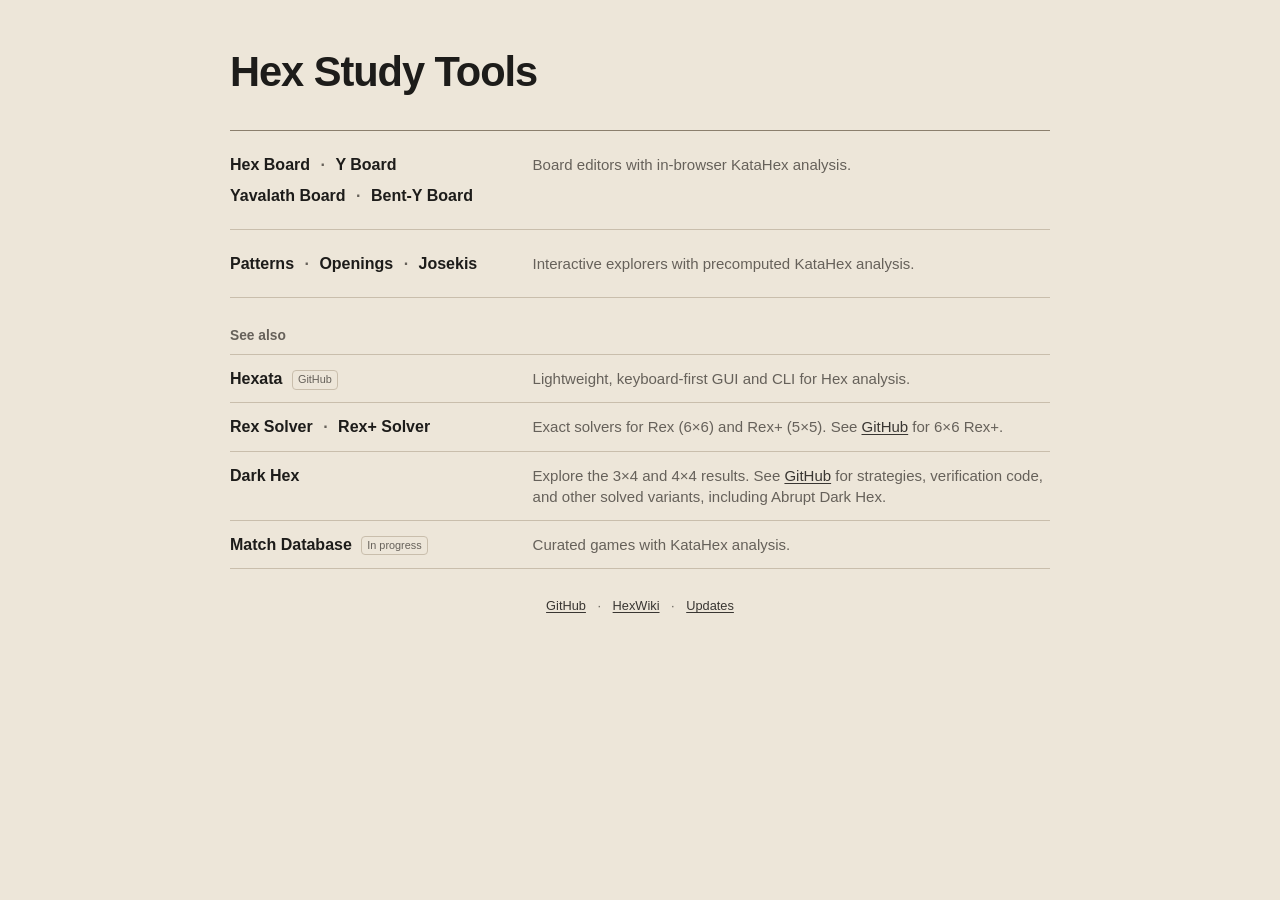
<file: docs/index.html>
<!doctype html>
<html lang="en">
  <head>
    <meta charset="utf-8">
    <meta name="viewport" content="width=device-width, initial-scale=1">
    <title>Hex Study Tools</title>
    <link rel="icon" href="./favicon.svg" type="image/svg+xml">
    <link rel="stylesheet" href="./styles.css">
  </head>
  <body>
    <main class="page home-page">
      <header class="hero home-hero">
        <h1>Hex Study Tools</h1>
      </header>

      <section class="landing-grid home-tools" aria-label="Tools">
        <article class="landing-row">
          <h2 class="editor-inline-links">
            <a href="./hex.html">Hex Board</a>
            <span class="inline-sep" aria-hidden="true">·</span>
            <a href="./y.html">Y Board</a>
            <br>
            <a href="./yavalath.html">Yavalath Board</a>
            <span class="inline-sep" aria-hidden="true">·</span>
            <a href="./benty.html">Bent-Y Board</a>
          </h2>
          <p class="support-copy">
            Board editors with in-browser KataHex analysis.
          </p>
        </article>
        <article class="landing-row">
          <h2 class="editor-inline-links">
            <a href="./patterns.html">Patterns</a>
            <span class="inline-sep" aria-hidden="true">·</span>
            <a href="./openings.html">Openings</a>
            <span class="inline-sep" aria-hidden="true">·</span>
            <a href="./joseki.html">Josekis</a>
          </h2>
          <p class="support-copy">
            Interactive explorers with precomputed KataHex analysis.
          </p>
        </article>
      </section>

      <aside class="home-related" aria-labelledby="see-also-title">
        <h2 id="see-also-title">See also</h2>
        <article class="landing-row">
          <h3><a href="https://github.com/hexanna1/hexata">Hexata <span class="link-tag">GitHub</span></a></h3>
          <p class="support-copy">
            Lightweight, keyboard-first GUI and CLI for Hex analysis.
          </p>
        </article>
        <article class="landing-row">
          <h3 class="editor-inline-links">
            <a href="./rex.html">Rex Solver</a>
            <span class="inline-sep" aria-hidden="true">·</span>
            <a href="./rexplus.html">Rex+ Solver</a>
          </h3>
          <p class="support-copy">
            Exact solvers for Rex (6×6) and Rex+ (5×5).
            See <a href="https://github.com/hexanna1/rexplus">GitHub</a> for 6×6 Rex+.
          </p>
        </article>
        <article class="landing-row">
          <h3><a href="./darkhex.html">Dark Hex</a></h3>
          <p class="support-copy">
            Explore the 3×4 and 4×4 results. See <a href="https://github.com/hexanna1/dark-hex">GitHub</a> for strategies, verification code, and other solved variants, including Abrupt Dark Hex.
          </p>
        </article>
        <article class="landing-row">
          <h3><a href="./matches.html">Match Database <span class="link-tag">In progress</span></a></h3>
          <p class="support-copy">
            Curated games with KataHex analysis.
          </p>
        </article>
      </aside>

      <footer class="page-footer">
        <a href="https://github.com/hexanna1">GitHub</a>
        <span class="footer-sep" aria-hidden="true">·</span>
        <a href="https://www.hexwiki.net/index.php/User:Hexanna">HexWiki</a>
        <span class="footer-sep" aria-hidden="true">·</span>
        <a href="./updates.html">Updates</a>
      </footer>
    </main>
    <script type="module" src="https://static.cloudflareinsights.com/beacon.min.js" data-cf-beacon='{"token": "e1156a581aca4e9bb358a3655fc3714b"}'></script>
  </body>
</html>
</file>
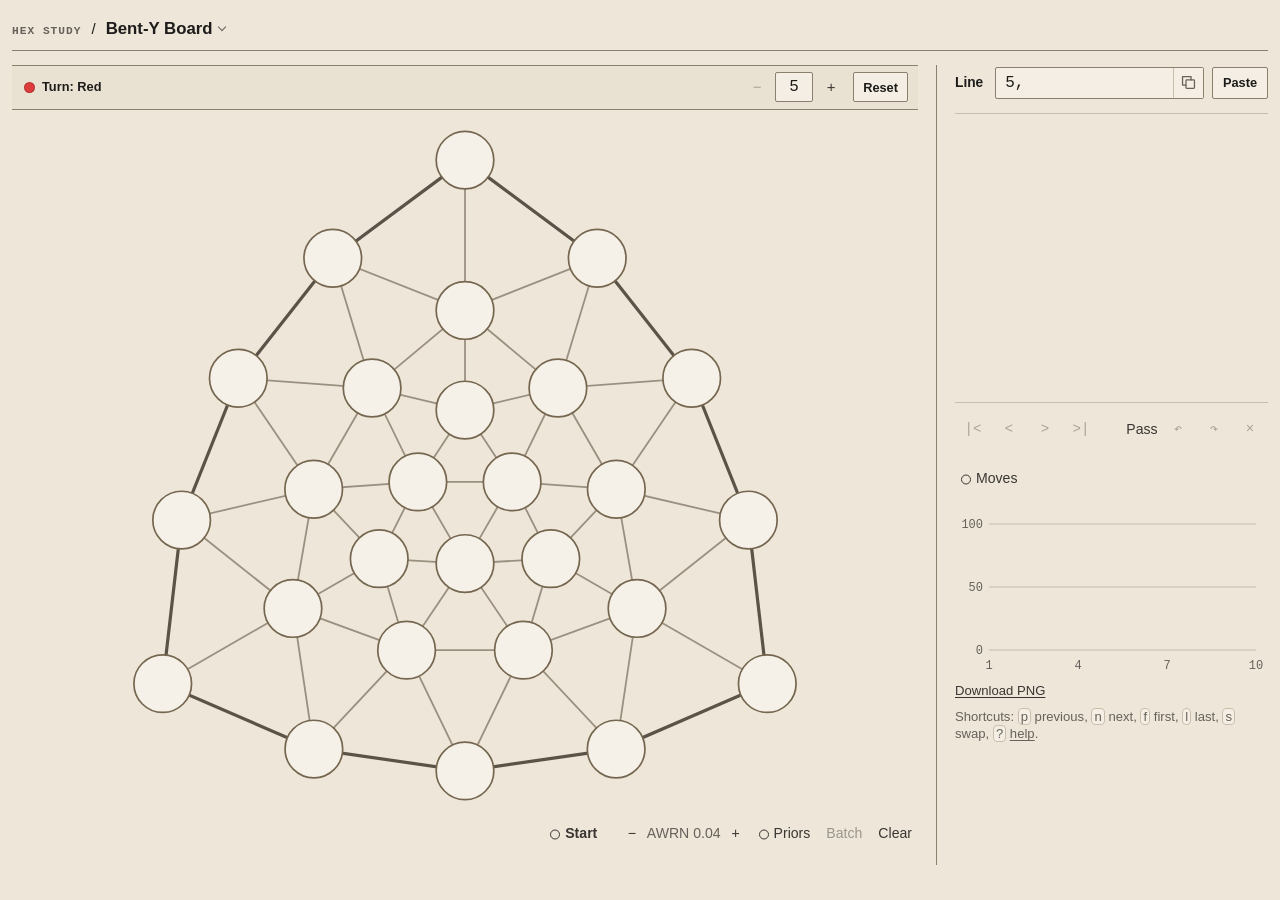
<file: docs/benty.html>
<!doctype html>
<html lang="en">
  <head>
    <meta charset="utf-8">
    <meta name="viewport" content="width=device-width, initial-scale=1">
    <title>Bent-Y Board</title>
    <link rel="icon" href="./favicon.svg" type="image/svg+xml">
    <style media="(prefers-reduced-motion: no-preference)">
      @view-transition { navigation: auto; }
    </style>
    <link rel="stylesheet" href="./styles.css">
    <link rel="expect" href="#tool-ready" blocking="render" media="(prefers-reduced-motion: no-preference)">
  </head>
  <body>
    <main class="page study-page-wide board-editor-page benty-page">
      <header class="hero">
        <a class="site-mark" href="./index.html">Hex Study</a>
        <span class="header-sep" aria-hidden="true">/</span>
        <nav class="related-nav" aria-label="Board editors">
          <h1><button class="related-menu-toggle" type="button" aria-expanded="false" aria-controls="related-menu-links">Bent-Y Board</button></h1>
          <div id="related-menu-links" class="related-menu-links" hidden>
            <a href="./hex.html">Hex Board</a>
            <a href="./y.html">Y Board</a>
            <a href="./yavalath.html">Yavalath Board</a>
          </div>
        </nav>
      </header>

      <section class="layout study-layout-wide">
        <section class="board-panel">
          <div class="board-topbar">
            <p id="bentY-status" class="turn-indicator">Turn: Red</p>
            <div class="board-topbar-controls">
              <div class="board-size-control">
                <div id="size-stepper" class="board-size-stepper" role="group" aria-label="Board width">
                  <button id="size-prev-btn" class="study-nav-btn" type="button" aria-label="Smaller board">−</button>
                  <input id="size-input" class="board-size-input" type="text" inputmode="numeric" pattern="[0-9]*" autocomplete="off" value="5" aria-label="Board width">
                  <button id="size-next-btn" class="study-nav-btn" type="button" aria-label="Larger board">+</button>
                </div>
              </div>
              <div class="board-controls">
                <button id="reset-btn" class="board-reset" type="button">Reset</button>
              </div>
            </div>
          </div>
          <div class="board-analysis-stage">
            <svg id="board" class="board study-board-wide benty-board" aria-label="Bent-Y board editor"></svg>
            <div class="board-analysis-readout">
              <div class="analysis-metrics">
                <p id="analysis-summary" aria-live="off" hidden>0 visits · – visits/s</p>
                <p id="analysis-runtime" hidden></p>
                <p id="analysis-status" role="status"></p>
              </div>
            </div>
          </div>
          <div class="analysis-toolbar">
            <div class="analysis-run-controls">
              <button id="analysis-toggle" class="text-control" type="button" aria-pressed="false" aria-keyshortcuts="Space" disabled>Start</button>
            </div>
            <div id="analysis-settings" class="analysis-settings">
              <div class="analysis-noise-controls" role="group" aria-label="AnalysisWideRootNoise">
                <button id="analysis-noise-down" class="text-control analysis-noise-step" type="button" aria-label="Decrease AWRN" disabled>−</button>
                <span id="analysis-noise" title="AnalysisWideRootNoise">AWRN 0.04</span>
                <button id="analysis-noise-up" class="text-control analysis-noise-step" type="button" aria-label="Increase AWRN" disabled>+</button>
              </div>
              <button id="analysis-priors" class="text-control" type="button" aria-pressed="false" disabled>Priors</button>
              <button id="analysis-batch" class="text-control" type="button" aria-label="Batch analysis of current sequence of moves" aria-keyshortcuts="Shift+B" disabled>Batch</button>
              <button id="analysis-clear-cache" class="text-control" type="button" aria-label="Clear analysis cache" disabled>Clear</button>
            </div>
          </div>
        </section>

        <section class="detail-panel study-detail-panel-wide">
          <div class="detail-section">
            <div class="detail-inline-row canonical-row">
              <h2>Line</h2>
              <div class="line-load-row">
                <div class="line-copy-field">
                  <input id="current-line" class="line-input" type="text" spellcheck="false" autocomplete="off" autocapitalize="none" value="5," aria-label="Line">
                  <button id="line-copy-btn" class="line-copy-btn" type="button" aria-label="Copy line" data-copy-label="Copy">
                    <svg class="copy-icon" viewBox="0 0 20 20" aria-hidden="true" focusable="false">
                      <g class="copy-mark">
                        <rect x="7" y="7" width="10" height="10" rx="1"/>
                        <path d="M13 7V3H3v10h4"/>
                      </g>
                      <path class="copy-success" d="M4 10l4 4 8-9"/>
                      <path class="copy-failure" d="M10 4v8m0 3v.5"/>
                    </svg>
                  </button>
                </div>
                <button id="line-load-btn" class="line-load-btn" type="button">Paste</button>
              </div>
              <span id="copy-status" class="visually-hidden" role="status"></span>
            </div>
            <div class="move-list-nav-stack">
              <div id="move-list" class="move-list" aria-label="Move list"></div>
              <div id="move-nav" class="study-nav" role="group" aria-label="Move navigation">
                <div class="study-nav-group">
                  <button id="move-first-btn" class="study-nav-btn" type="button" aria-label="Start">|&lt;</button>
                  <button id="move-prev-btn" class="study-nav-btn" type="button" aria-label="Previous move">&lt;</button>
                  <button id="move-next-btn" class="study-nav-btn" type="button" aria-label="Next move">&gt;</button>
                  <button id="move-last-btn" class="study-nav-btn" type="button" aria-label="End">&gt;|</button>
                </div>
                <div class="study-nav-group study-nav-secondary-group">
                  <button id="move-pass-btn" class="study-nav-btn move-pass-btn" type="button" tabindex="-1">Pass</button>
                  <button id="move-undo-btn" class="study-nav-btn" type="button" aria-label="Undo edit" title="Undo edit">↶</button>
                  <button id="move-redo-btn" class="study-nav-btn" type="button" aria-label="Redo edit" title="Redo edit">↷</button>
                  <button id="move-delete-btn" class="study-nav-btn" type="button" aria-label="Delete tail" title="Delete tail">×</button>
                </div>
              </div>
            </div>
            <div class="board-display-controls" role="group" aria-label="Board display">
              <button id="move-numbers-btn" class="text-control" type="button" aria-pressed="false" aria-label="Moves: show move numbers" aria-keyshortcuts="M">Moves</button>
            </div>
            <div id="analysis-graph-wrap" class="analysis-graph-wrap">
              <svg id="analysis-graph" class="analysis-eval-graph" tabindex="0" role="group" aria-label="Red win probability by move. Click to navigate; arrow keys move backward or forward."></svg>
              <div id="analysis-graph-card" class="board-graph-card" hidden></div>
            </div>
            <p id="export-png-link" class="meta-copy"><a href="#">Download PNG</a></p>
            <p id="shortcut-hint" class="meta-copy shortcut-hint">Shortcuts: <kbd>p</kbd> previous, <kbd>n</kbd> next, <kbd>f</kbd> first, <kbd>l</kbd> last, <kbd>s</kbd> swap, <kbd>?</kbd> <button id="shortcut-help-link" class="shortcut-help-link" type="button" popovertarget="shortcut-help-popover" popovertargetaction="toggle" aria-controls="shortcut-help-popover" aria-expanded="false">help</button>.</p>
            <div id="shortcut-help-popover" class="shortcut-help-popover" popover></div>
            <p id="line-status" class="meta-copy"></p>
          </div>
        </section>
      </section>


      <script src="./position.js"></script>
      <script src="./ui/study.js"></script>
      <script src="./move_tree.js"></script>
      <script src="./board_editor.js"></script>
      <script src="./board_graph_preview.js"></script>
      <script src="./ui/board_analysis.js"></script>
      <script src="./benty_geometry.js"></script>
      <script src="./board_geometry.js"></script>
      <script src="./benty.js"></script>
      <span id="tool-ready" hidden></span>
    </main>
    <script type="module" src="https://static.cloudflareinsights.com/beacon.min.js" data-cf-beacon='{"token": "e1156a581aca4e9bb358a3655fc3714b"}'></script>
  </body>
</html>
</file>
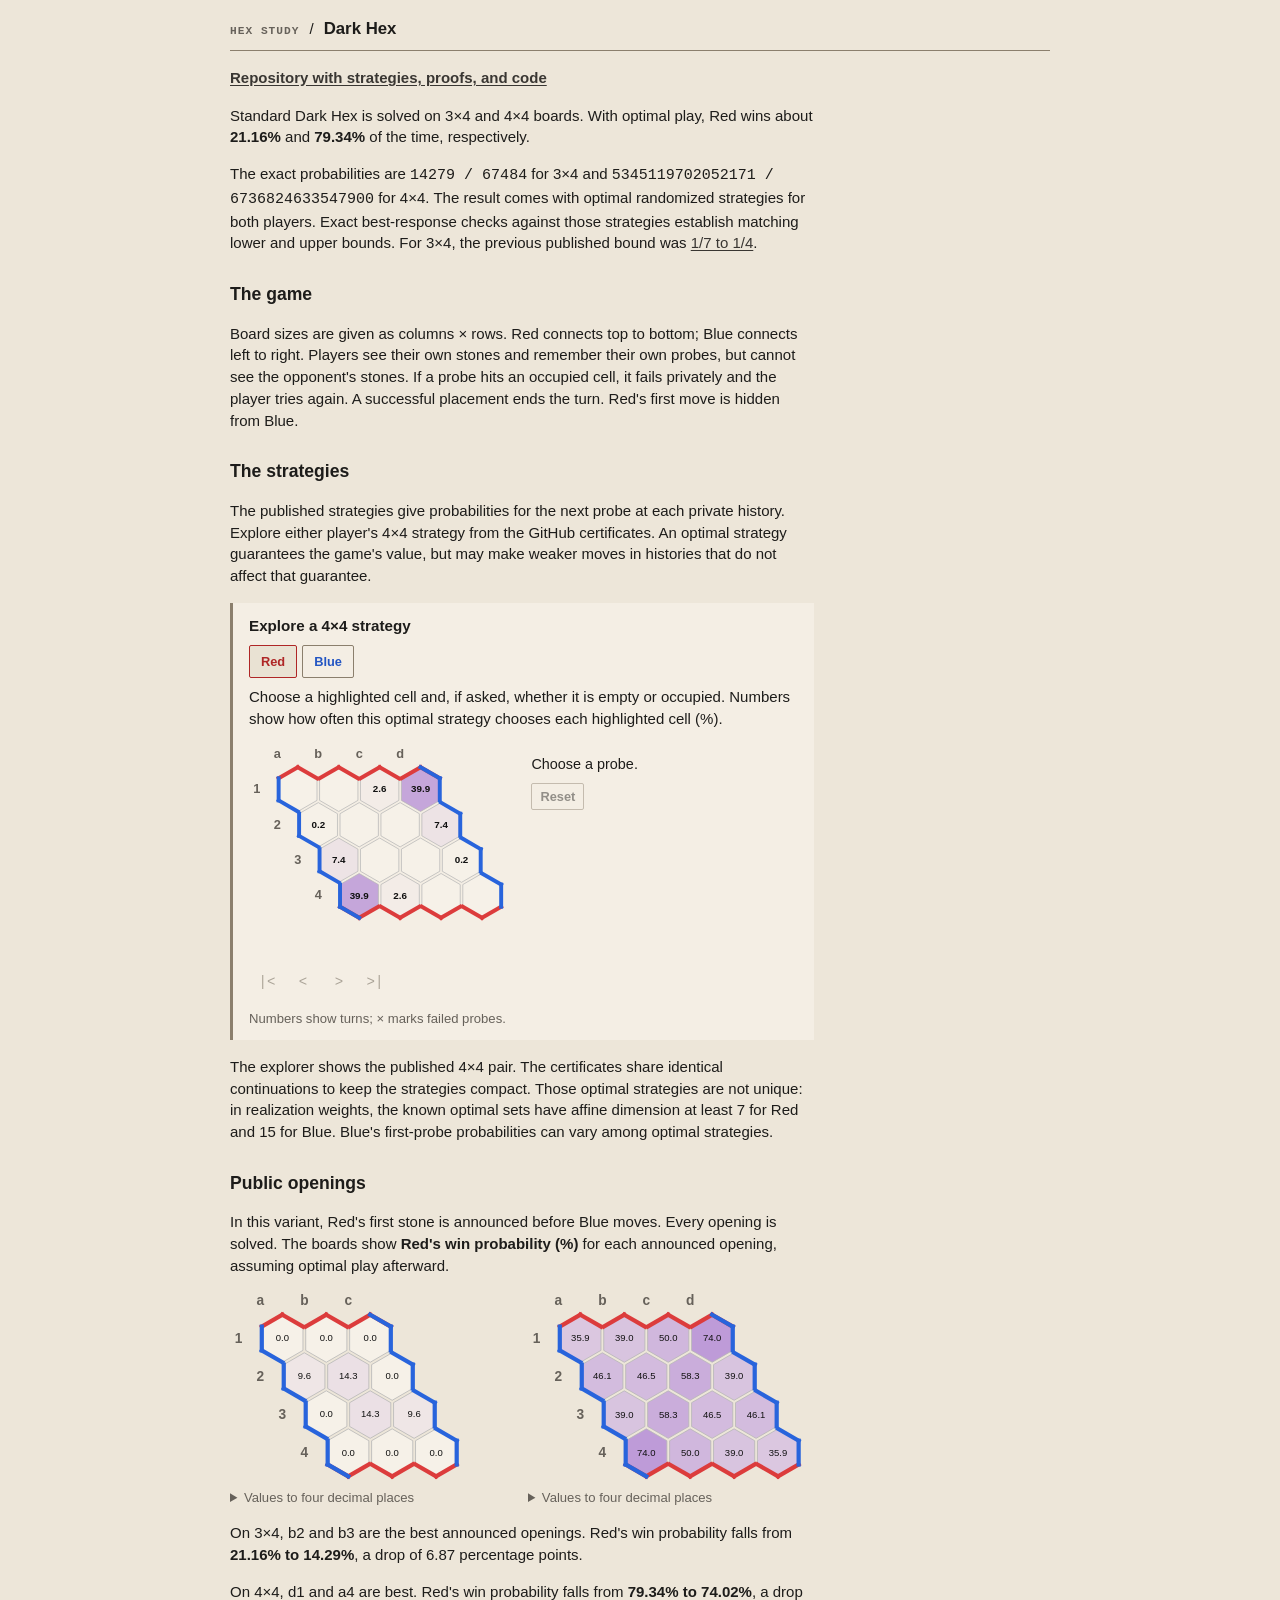
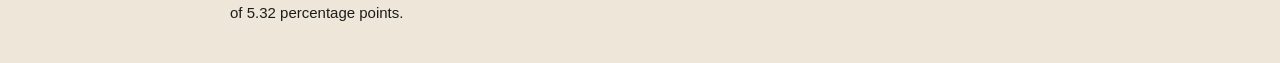
<file: docs/darkhex.html>
<!doctype html>
<html lang="en">
  <head>
    <meta charset="utf-8">
    <meta name="viewport" content="width=device-width, initial-scale=1">
    <title>Dark Hex · Hex Study Tools</title>
    <link rel="icon" href="./favicon.svg" type="image/svg+xml">
    <link rel="stylesheet" href="./styles.css">
  </head>
  <body>
    <main class="page home-page result-page">
      <header class="hero">
        <a class="site-mark" href="./index.html">Hex Study</a>
        <span class="header-sep" aria-hidden="true">/</span>
        <h1>Dark Hex</h1>
      </header>

      <p class="result-source"><a href="https://github.com/hexanna1/dark-hex">Repository with strategies, proofs, and code</a></p>
      <p>Standard Dark Hex is solved on 3×4 and 4×4 boards. With optimal play, Red wins about <strong>21.16%</strong> and <strong>79.34%</strong> of the time, respectively.</p>
      <p>The exact probabilities are <span class="result-value">14279 / 67484</span> for 3×4 and <span class="result-value">5345119702052171 / 6736824633547900</span> for 4×4. The result comes with optimal randomized strategies for both players. Exact best-response checks against those strategies establish matching lower and upper bounds. For 3×4, the previous published bound was <a href="https://www.sfu.ca/~jed/Conferences/CCC2023abstracts.pdf">1/7 to 1/4</a>.</p>

      <h2>The game</h2>
      <p>Board sizes are given as columns × rows. Red connects top to bottom; Blue connects left to right. Players see their own stones and remember their own probes, but cannot see the opponent's stones. If a probe hits an occupied cell, it fails privately and the player tries again. A successful placement ends the turn. Red's first move is hidden from Blue.</p>

      <h2>The strategies</h2>
      <p>The published strategies give probabilities for the next probe at each private history. Explore either player's 4×4 strategy from the GitHub certificates. An optimal strategy guarantees the game's value, but may make weaker moves in histories that do not affect that guarantee.</p>
      <aside class="strategy-example" aria-labelledby="policy-example-title">
        <h3 id="policy-example-title">Explore a 4×4 strategy</h3>
        <div class="policy-player" role="group" aria-label="Strategy">
          <button id="policy-red" type="button" aria-pressed="true">Red</button>
          <button id="policy-blue" type="button" aria-pressed="false">Blue</button>
        </div>
        <p>Choose a highlighted cell and, if asked, whether it is empty or occupied. Numbers show how often this optimal strategy chooses each highlighted cell (%).</p>
        <div id="policy-inspector" class="policy-inspector" hidden>
          <div>
            <svg id="policy-board" class="policy-board" aria-label="4 by 4 Dark Hex strategy board"></svg>
            <div id="policy-history" class="policy-history" role="group" aria-label="Probe history"></div>
            <div id="policy-nav" class="study-nav" role="group" aria-label="Probe navigation">
              <div class="study-nav-group">
                <button id="move-first-btn" class="study-nav-btn" type="button" aria-label="First probe">|&lt;</button>
                <button id="move-prev-btn" class="study-nav-btn" type="button" aria-label="Previous probe">&lt;</button>
                <button id="move-next-btn" class="study-nav-btn" type="button" aria-label="Next probe">&gt;</button>
                <button id="move-last-btn" class="study-nav-btn" type="button" aria-label="Last probe">&gt;|</button>
              </div>
            </div>
          </div>
          <div>
            <p id="policy-status" class="policy-status" role="status">Loading strategy…</p>
            <p id="policy-warning" class="policy-warning" role="status" hidden></p>
            <div id="policy-outcomes" class="policy-outcomes" role="group" aria-label="What did the probe find?" hidden>
              <button id="policy-placed" type="button" aria-keyshortcuts="E" disabled>Empty: place stone</button>
              <button id="policy-occupied" type="button" aria-keyshortcuts="O" disabled>Occupied: try again</button>
            </div>
            <div class="policy-navigation">
              <button id="policy-reset" type="button" aria-keyshortcuts="Shift+N" disabled>Reset</button>
            </div>
          </div>
        </div>
        <noscript><p>Enable JavaScript to explore the strategy.</p></noscript>
        <p class="policy-note">Numbers show turns; × marks failed probes.</p>
      </aside>
      <p>The explorer shows the published 4×4 pair. The certificates share identical continuations to keep the strategies compact. Those optimal strategies are not unique: in realization weights, the known optimal sets have affine dimension at least 7 for Red and 15 for Blue. Blue's first-probe probabilities can vary among optimal strategies.</p>

      <h2>Public openings</h2>
      <p>In this variant, Red's first stone is announced before Blue moves. Every opening is solved. The boards show <strong>Red's win probability (%)</strong> for each announced opening, assuming optimal play afterward.</p>
      <div class="result-boards">
        <figure class="result-board">
        <table class="result-data">
          <caption>3×4</caption>
          <thead><tr><th scope="col"></th><th scope="col">a</th><th scope="col">b</th><th scope="col">c</th></tr></thead>
          <tbody>
            <tr><th scope="row">1</th><td>0.0000</td><td>0.0000</td><td>0.0000</td></tr>
            <tr><th scope="row">2</th><td>9.5671</td><td>14.2857</td><td>0.0000</td></tr>
            <tr><th scope="row">3</th><td>0.0000</td><td>14.2857</td><td>9.5671</td></tr>
            <tr><th scope="row">4</th><td>0.0000</td><td>0.0000</td><td>0.0000</td></tr>
          </tbody>
        </table>
        </figure>
        <figure class="result-board">
        <table class="result-data">
          <caption>4×4</caption>
          <thead><tr><th scope="col"></th><th scope="col">a</th><th scope="col">b</th><th scope="col">c</th><th scope="col">d</th></tr></thead>
          <tbody>
            <tr><th scope="row">1</th><td>35.8743</td><td>39.0359</td><td>50.0000</td><td>74.0220</td></tr>
            <tr><th scope="row">2</th><td>46.0755</td><td>46.4856</td><td>58.2781</td><td>39.0248</td></tr>
            <tr><th scope="row">3</th><td>39.0248</td><td>58.2781</td><td>46.4856</td><td>46.0755</td></tr>
            <tr><th scope="row">4</th><td>74.0220</td><td>50.0000</td><td>39.0359</td><td>35.8743</td></tr>
          </tbody>
        </table>
        </figure>
      </div>
      <p>On 3×4, b2 and b3 are the best announced openings. Red's win probability falls from <strong>21.16% to 14.29%</strong>, a drop of 6.87 percentage points.</p>
      <p>On 4×4, d1 and a4 are best. Red's win probability falls from <strong>79.34% to 74.02%</strong>, a drop of 5.32 percentage points.</p>

      <script src="./position.js"></script>
      <script src="./ui/study.js"></script>
      <script src="./move_tree.js"></script>
      <script src="./ui/darkhex.js"></script>

    </main>
    <script type="module" src="https://static.cloudflareinsights.com/beacon.min.js" data-cf-beacon='{"token": "e1156a581aca4e9bb358a3655fc3714b"}'></script>
  </body>
</html>
</file>
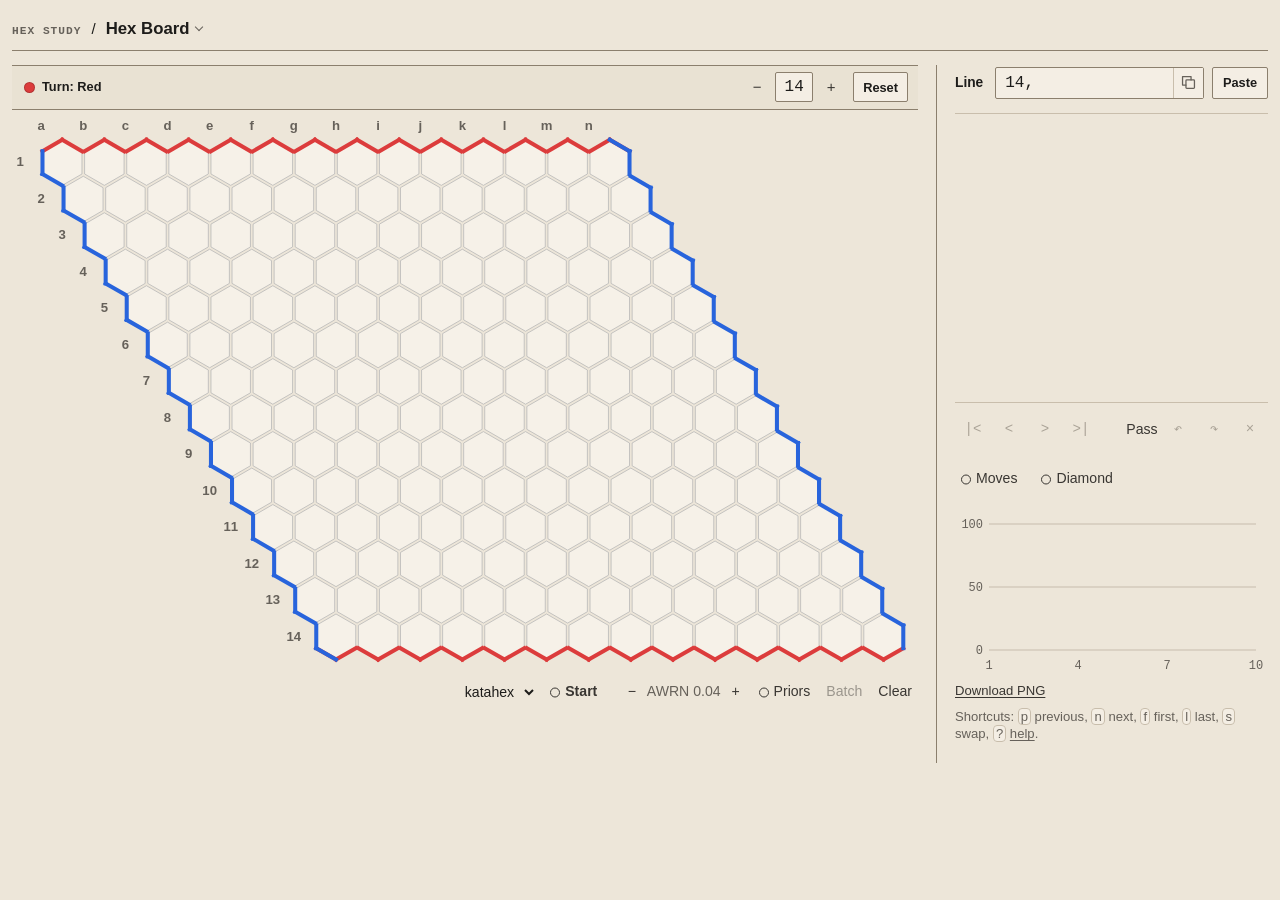
<file: docs/hex.html>
<!doctype html>
<html lang="en">
  <head>
    <meta charset="utf-8">
    <meta name="viewport" content="width=device-width, initial-scale=1">
    <title>Hex Board</title>
    <link rel="icon" href="./favicon.svg" type="image/svg+xml">
    <style media="(prefers-reduced-motion: no-preference)">
      @view-transition { navigation: auto; }
    </style>
    <link rel="stylesheet" href="./styles.css">
    <link rel="expect" href="#tool-ready" blocking="render" media="(prefers-reduced-motion: no-preference)">
  </head>
  <body>
    <main class="page study-page-wide board-editor-page hex-page">
      <header class="hero">
        <a class="site-mark" href="./index.html">Hex Study</a>
        <span class="header-sep" aria-hidden="true">/</span>
        <nav class="related-nav" aria-label="Board editors">
          <h1><button class="related-menu-toggle" type="button" aria-expanded="false" aria-controls="related-menu-links">Hex Board</button></h1>
          <div id="related-menu-links" class="related-menu-links" hidden>
            <a href="./y.html">Y Board</a>
            <a href="./yavalath.html">Yavalath Board</a>
            <a href="./benty.html">Bent-Y Board</a>
          </div>
        </nav>
      </header>

      <section class="layout study-layout-wide">
        <section class="board-panel">
          <div class="board-topbar">
            <p id="hex-status" class="turn-indicator">Turn: Red</p>
            <div class="board-topbar-controls">
              <div class="board-size-control">
                <div id="size-stepper" class="board-size-stepper" role="group" aria-label="Board size">
                  <button id="size-prev-btn" class="study-nav-btn" type="button" aria-label="Smaller board">−</button>
                  <input id="size-input" class="board-size-input" type="text" inputmode="numeric" pattern="[0-9]*" autocomplete="off" value="14" aria-label="Board size">
                  <button id="size-next-btn" class="study-nav-btn" type="button" aria-label="Larger board">+</button>
                </div>
              </div>
              <div class="board-controls">
                <button id="reset-btn" class="board-reset" type="button">Reset</button>
              </div>
            </div>
          </div>
          <div class="board-analysis-stage">
            <svg id="board" class="board study-board-wide hex-board" aria-label="Hex board editor"></svg>
            <div class="board-analysis-readout">
              <div class="analysis-metrics">
                <p id="analysis-summary" aria-live="off" hidden>0 visits · – visits/s</p>
                <p id="analysis-runtime" hidden></p>
                <p id="analysis-status" role="status"></p>
              </div>
            </div>
          </div>
          <div class="analysis-toolbar">
            <div class="analysis-run-controls">
              <select id="analysis-model" class="analysis-model-choice" aria-label="Model" data-board-shortcuts>
                <option value="katahex-20240812">katahex</option>
                <option value="hex-b5-19">b5-19</option>
              </select>
              <button id="analysis-toggle" class="text-control" type="button" aria-pressed="false" aria-keyshortcuts="Space" disabled>Start</button>
            </div>
            <div id="analysis-settings" class="analysis-settings">
              <div class="analysis-noise-controls" role="group" aria-label="AnalysisWideRootNoise">
                <button id="analysis-noise-down" class="text-control analysis-noise-step" type="button" aria-label="Decrease AWRN" disabled>−</button>
                <span id="analysis-noise" title="AnalysisWideRootNoise">AWRN 0.04</span>
                <button id="analysis-noise-up" class="text-control analysis-noise-step" type="button" aria-label="Increase AWRN" disabled>+</button>
              </div>
              <button id="analysis-priors" class="text-control" type="button" aria-pressed="false" disabled>Priors</button>
              <button id="analysis-batch" class="text-control" type="button" aria-label="Batch analysis of current sequence of moves" aria-keyshortcuts="Shift+B" disabled>Batch</button>
              <button id="analysis-clear-cache" class="text-control" type="button" aria-label="Clear analysis cache" disabled>Clear</button>
            </div>
          </div>
        </section>

        <section class="detail-panel study-detail-panel-wide">
          <div class="detail-section">
            <div class="detail-inline-row canonical-row">
              <h2>Line</h2>
              <div class="line-load-row">
                <div class="line-copy-field">
                  <input id="current-line" class="line-input" type="text" spellcheck="false" autocomplete="off" autocapitalize="none" value="14," aria-label="Line">
                  <button id="line-copy-btn" class="line-copy-btn" type="button" aria-label="Copy line" data-copy-label="Copy">
                    <svg class="copy-icon" viewBox="0 0 20 20" aria-hidden="true" focusable="false">
                      <g class="copy-mark">
                        <rect x="7" y="7" width="10" height="10" rx="1"/>
                        <path d="M13 7V3H3v10h4"/>
                      </g>
                      <path class="copy-success" d="M4 10l4 4 8-9"/>
                      <path class="copy-failure" d="M10 4v8m0 3v.5"/>
                    </svg>
                  </button>
                </div>
                <button id="line-load-btn" class="line-load-btn" type="button">Paste</button>
              </div>
              <span id="copy-status" class="visually-hidden" role="status"></span>
            </div>
            <div class="move-list-nav-stack">
              <div id="move-list" class="move-list" aria-label="Move list"></div>
              <div id="move-nav" class="study-nav" role="group" aria-label="Move navigation">
                <div class="study-nav-group">
                  <button id="move-first-btn" class="study-nav-btn" type="button" aria-label="Start">|&lt;</button>
                  <button id="move-prev-btn" class="study-nav-btn" type="button" aria-label="Previous move">&lt;</button>
                  <button id="move-next-btn" class="study-nav-btn" type="button" aria-label="Next move">&gt;</button>
                  <button id="move-last-btn" class="study-nav-btn" type="button" aria-label="End">&gt;|</button>
                </div>
                <div class="study-nav-group study-nav-secondary-group">
                  <button id="move-pass-btn" class="study-nav-btn move-pass-btn" type="button" tabindex="-1">Pass</button>
                  <button id="move-undo-btn" class="study-nav-btn" type="button" aria-label="Undo edit" title="Undo edit">↶</button>
                  <button id="move-redo-btn" class="study-nav-btn" type="button" aria-label="Redo edit" title="Redo edit">↷</button>
                  <button id="move-delete-btn" class="study-nav-btn" type="button" aria-label="Delete tail" title="Delete tail">×</button>
                </div>
              </div>
            </div>
            <div class="board-display-controls" role="group" aria-label="Board display">
              <button id="move-numbers-btn" class="text-control" type="button" aria-pressed="false" aria-label="Moves: show move numbers" aria-keyshortcuts="M">Moves</button>
              <button id="orientation-diamond-btn" class="text-control" type="button" aria-pressed="false" aria-label="Diamond orientation" aria-keyshortcuts="Shift+O">Diamond</button>
            </div>
            <div id="analysis-graph-wrap" class="analysis-graph-wrap">
              <svg id="analysis-graph" class="analysis-eval-graph" tabindex="0" role="group" aria-label="Red win probability by move. Click to navigate; arrow keys move backward or forward."></svg>
              <div id="analysis-graph-card" class="board-graph-card" hidden></div>
            </div>
            <p id="export-png-link" class="meta-copy"><a href="#">Download PNG</a></p>
            <p id="shortcut-hint" class="meta-copy shortcut-hint">Shortcuts: <kbd>p</kbd> previous, <kbd>n</kbd> next, <kbd>f</kbd> first, <kbd>l</kbd> last, <kbd>s</kbd> swap, <kbd>?</kbd> <button id="shortcut-help-link" class="shortcut-help-link" type="button" popovertarget="shortcut-help-popover" popovertargetaction="toggle" aria-controls="shortcut-help-popover" aria-expanded="false">help</button>.</p>
            <div id="shortcut-help-popover" class="shortcut-help-popover" popover></div>
            <p id="line-status" class="meta-copy"></p>
          </div>
        </section>
      </section>


      <script src="./position.js"></script>
      <script src="./ui/study.js"></script>
      <script src="./move_tree.js"></script>
      <script src="./board_editor.js"></script>
      <script src="./board_render.js"></script>
      <script src="./board_graph_preview.js"></script>
      <script src="./ui/board_analysis.js"></script>
      <script src="./hex.js"></script>
      <span id="tool-ready" hidden></span>
    </main>
    <script type="module" src="https://static.cloudflareinsights.com/beacon.min.js" data-cf-beacon='{"token": "e1156a581aca4e9bb358a3655fc3714b"}'></script>
  </body>
</html>
</file>
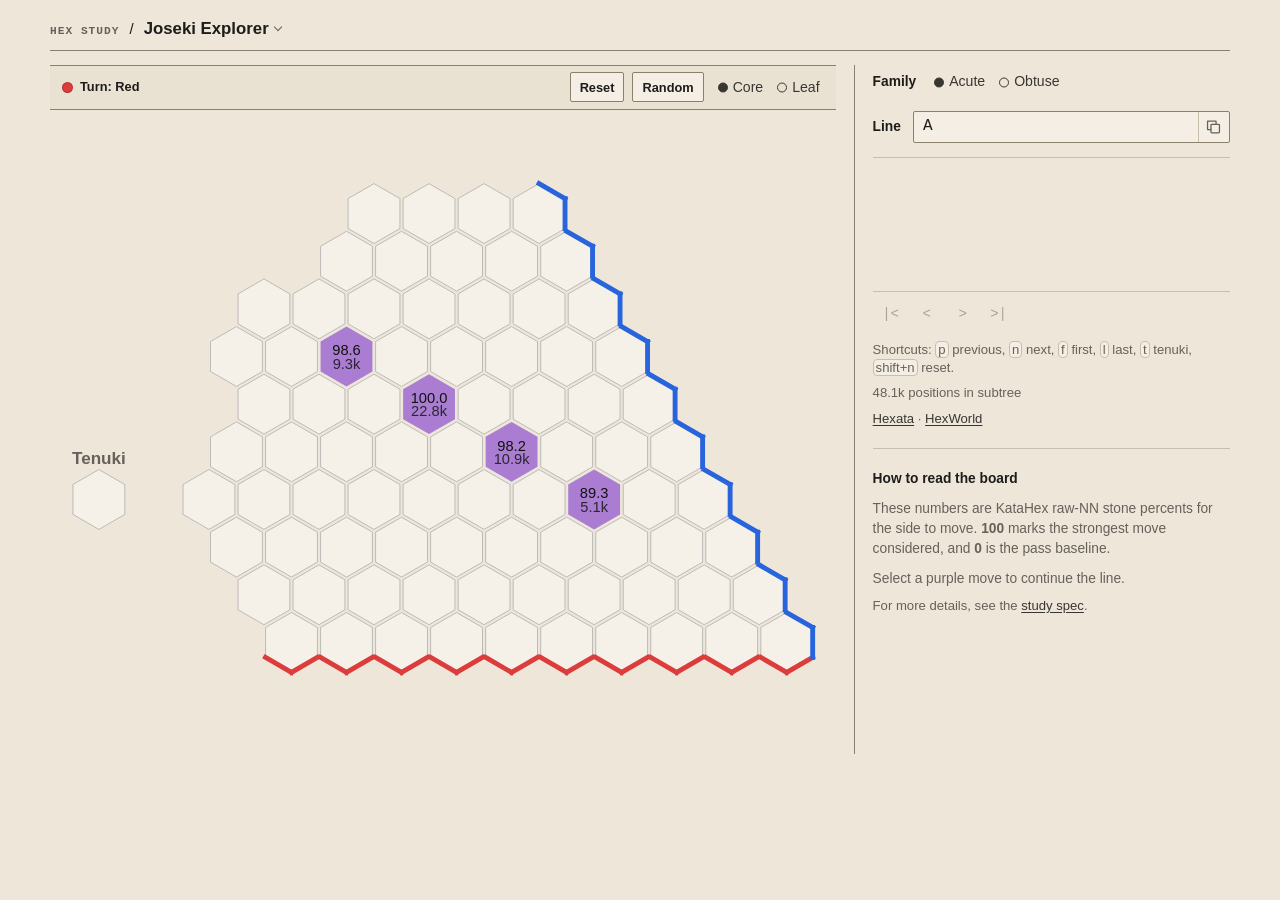
<file: docs/joseki.html>
<!doctype html>
<html lang="en" data-joseki-families="A:Acute,O:Obtuse">
  <head>
    <meta charset="utf-8">
    <meta name="viewport" content="width=device-width, initial-scale=1">
    <title>Hex Joseki Explorer</title>
    <link rel="icon" href="./favicon.svg" type="image/svg+xml">
    <script>
      {
        const families = document.documentElement.dataset.josekiFamilies.split(",").map((entry) => entry.split(":")[0])
        const requestedFamily = window.location.hash.slice(1, 2).toUpperCase()
        document.documentElement.dataset.josekiFamily = families.includes(requestedFamily) ? requestedFamily : families[0]
      }
    </script>
    <style media="(prefers-reduced-motion: no-preference)">
      @view-transition { navigation: auto; }
    </style>
    <link rel="stylesheet" href="./styles.css">
    <link rel="expect" href="#tool-ready" blocking="render" media="(prefers-reduced-motion: no-preference)">
  </head>
  <body>
    <main class="page">
      <header class="hero">
        <a class="site-mark" href="./index.html">Hex Study</a>
        <span class="header-sep" aria-hidden="true">/</span>
        <nav class="related-nav" aria-label="Explorers">
          <h1><button class="related-menu-toggle" type="button" aria-expanded="false" aria-controls="related-menu-links">Joseki Explorer</button></h1>
          <div id="related-menu-links" class="related-menu-links" hidden>
            <a href="./patterns.html">Local Pattern Explorer</a>
            <a href="./openings.html">Opening Explorer</a>
          </div>
        </nav>
      </header>

      <section class="layout">
        <section class="board-panel">
          <div class="board-topbar">
            <p id="joseki-status" class="turn-indicator">Turn: Red</p>
            <div class="board-controls joseki-nav">
              <button id="reset-btn" class="board-reset" type="button">Reset</button>
              <button id="random-btn" class="board-random" type="button">Random</button>
              <div class="text-controls" role="group" aria-label="Random joseki pool">
                <button id="random-core-btn" class="text-control is-active" type="button" aria-pressed="true">Core</button>
                <button id="random-leaf-btn" class="text-control" type="button" aria-pressed="false">Leaf</button>
              </div>
            </div>
          </div>
          <svg id="board" class="board joseki-board" aria-label="Joseki board"></svg>
        </section>

        <section class="detail-panel">
          <div class="detail-section">
            <div class="detail-inline-row">
              <h2>Family</h2>
              <div class="text-controls" role="group" aria-label="Joseki family">
                <script>
                  {
                    const families = document.documentElement.dataset.josekiFamilies.split(",")
                    const selectedFamily = document.documentElement.dataset.josekiFamily
                    for (const definition of families) {
                      const [family, label] = definition.split(":")
                      const button = document.createElement("button")
                      const selected = family === selectedFamily
                      button.type = "button"
                      button.className = "text-control"
                      button.dataset.family = family
                      button.textContent = label
                      button.classList.toggle("is-active", selected)
                      button.setAttribute("aria-pressed", selected ? "true" : "false")
                      document.currentScript.parentElement.insertBefore(button, document.currentScript)
                    }
                    delete document.documentElement.dataset.josekiFamily
                  }
                </script>
              </div>
            </div>
            <div class="detail-inline-row canonical-row">
              <h2>Line</h2>
              <button id="current-line" class="copyable-code" type="button" aria-label="Copy joseki line" data-copy-label="Copy">
                <span class="copy-value">—</span>
                <svg class="copy-icon" viewBox="0 0 20 20" aria-hidden="true" focusable="false">
                  <g class="copy-mark">
                    <rect x="7" y="7" width="10" height="10" rx="1"/>
                    <path d="M13 7V3H3v10h4"/>
                  </g>
                  <path class="copy-success" d="M4 10l4 4 8-9"/>
                  <path class="copy-failure" d="M10 4v8m0 3v.5"/>
                </svg>
              </button>
              <span id="copy-status" class="visually-hidden" role="status"></span>
            </div>
            <div class="move-list-nav-stack">
              <div id="move-list" class="move-list" aria-label="Move list"></div>
              <div id="move-nav" class="study-nav" role="group" aria-label="Move navigation">
                <div class="study-nav-group">
                  <button id="move-first-btn" class="study-nav-btn" type="button" aria-label="Start" title="Start">|&lt;</button>
                  <button id="move-prev-btn" class="study-nav-btn" type="button" aria-label="Previous move" title="Previous move">&lt;</button>
                  <button id="move-next-btn" class="study-nav-btn" type="button" aria-label="Next move" title="Next move">&gt;</button>
                  <button id="move-last-btn" class="study-nav-btn" type="button" aria-label="End" title="End">&gt;|</button>
                </div>
              </div>
            </div>
            <p class="meta-copy shortcut-hint">Shortcuts: <kbd>p</kbd> previous, <kbd>n</kbd> next, <kbd>f</kbd> first, <kbd>l</kbd> last, <kbd>t</kbd> tenuki, <kbd>shift+n</kbd> reset.</p>
            <p id="line-meta" class="meta-copy"></p>
            <p id="board-links" class="meta-copy"></p>
          </div>

          <div class="detail-section info-section">
            <h2>How to read the board</h2>
            <p class="support-copy">
              These numbers are KataHex raw-NN stone percents for the side to move. <strong>100</strong> marks the
              strongest move considered, and <strong>0</strong> is the pass baseline.
            </p>
            <p class="support-copy">
              Select a purple move to continue the line.
            </p>
            <p class="meta-copy">
              For more details, see the
              <a href="https://github.com/hexanna1/hex-study/blob/main/plan/opening_joseki_database_spec.md">study spec</a>.
            </p>
          </div>

        </section>
      </section>


      <script src="./ui/study.js"></script>
      <script src="./joseki_codec.js"></script>
      <script src="./joseki.js"></script>
      <span id="tool-ready" hidden></span>
    </main>
    <script type="module" src="https://static.cloudflareinsights.com/beacon.min.js" data-cf-beacon='{"token": "e1156a581aca4e9bb358a3655fc3714b"}'></script>
  </body>
</html>
</file>
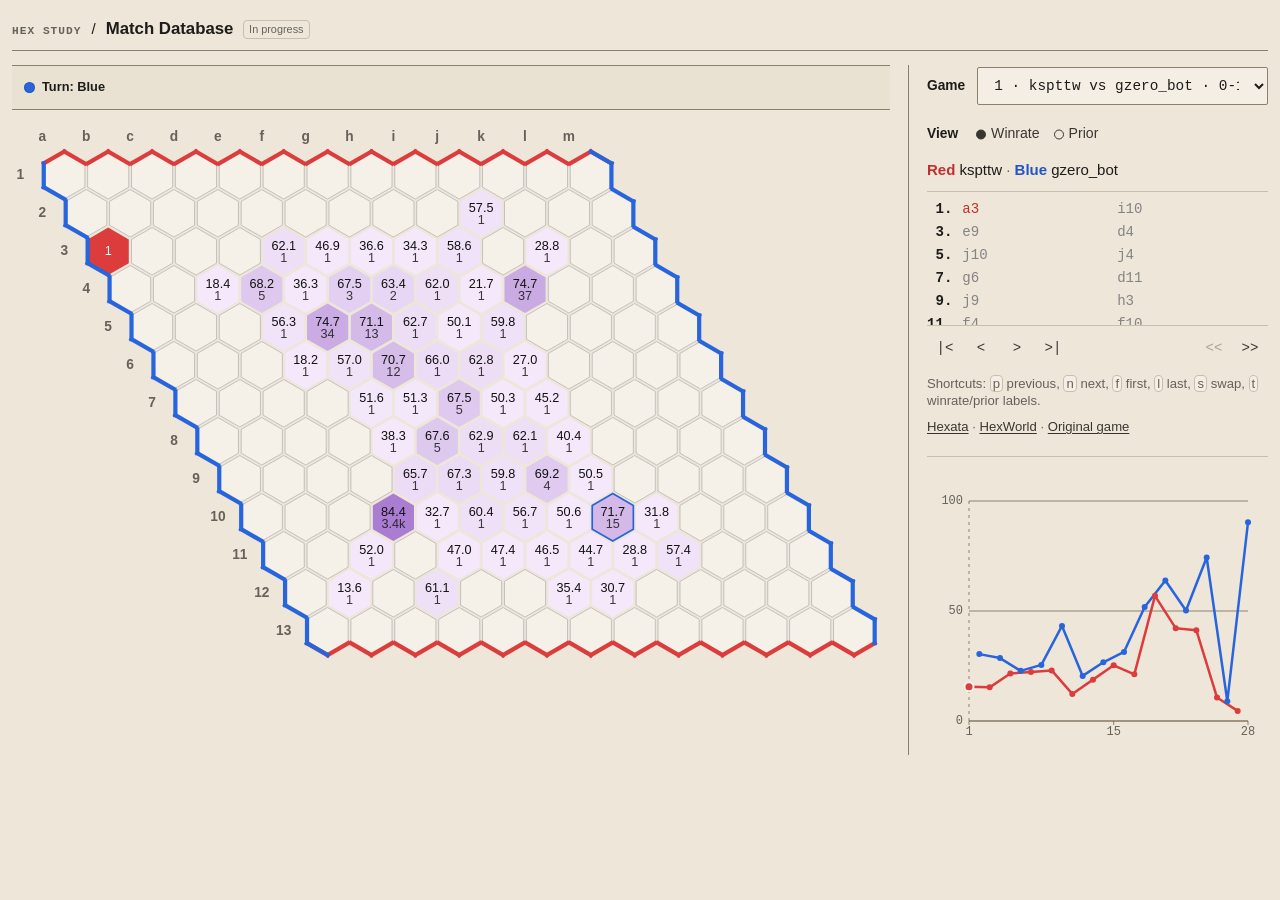
<file: docs/matches.html>
<!doctype html>
<html lang="en">
  <head>
    <meta charset="utf-8">
    <meta name="viewport" content="width=device-width, initial-scale=1">
    <title>Hex Match Database</title>
    <link rel="icon" href="./favicon.svg" type="image/svg+xml">
    <link rel="stylesheet" href="./styles.css">
  </head>
  <body>
    <main class="page study-page-wide match-page">
      <header class="hero">
        <a class="site-mark" href="./index.html">Hex Study</a>
        <span class="header-sep" aria-hidden="true">/</span>
        <h1>Match Database <span class="link-tag">In progress</span></h1>
      </header>

      <section class="layout study-layout-wide match-layout">
        <section class="board-panel">
          <div class="board-topbar">
            <p id="match-status" class="turn-indicator">Turn: Red</p>
          </div>
          <svg id="board" class="board study-board-wide" aria-label="Match board"></svg>
        </section>

        <section class="detail-panel study-detail-panel-wide match-detail-panel">
          <div class="detail-section">
            <div class="detail-inline-row">
              <h2>Game</h2>
              <div class="match-game-controls">
                <select id="game-select" class="match-select" aria-label="Game"></select>
              </div>
            </div>
            <div class="detail-inline-row">
              <h2>View</h2>
              <div class="text-controls" role="group" aria-label="Candidate view">
                <button id="view-winrate-btn" class="text-control is-active" type="button" aria-pressed="true">Winrate</button>
                <button id="view-prior-btn" class="text-control" type="button" aria-pressed="false">Prior</button>
              </div>
            </div>
            <p id="player-names" class="match-player-row support-copy" aria-label="Players"></p>
            <div class="move-list-nav-stack">
              <div id="move-list" class="move-list" aria-label="Move list"></div>
              <div id="match-nav" class="study-nav" aria-label="Navigation">
                <div class="study-nav-group" aria-label="Move navigation">
                  <button id="move-first-btn" class="study-nav-btn" type="button" aria-label="Start">|&lt;</button>
                  <button id="move-prev-btn" class="study-nav-btn" type="button" aria-label="Previous move">&lt;</button>
                  <button id="move-next-btn" class="study-nav-btn" type="button" aria-label="Next move">&gt;</button>
                  <button id="move-last-btn" class="study-nav-btn" type="button" aria-label="End">&gt;|</button>
                </div>
                <div class="study-nav-group study-nav-secondary-group" aria-label="Game navigation">
                  <button id="game-prev-btn" class="study-nav-btn" type="button" aria-label="Previous game">&lt;&lt;</button>
                  <button id="game-next-btn" class="study-nav-btn" type="button" aria-label="Next game">&gt;&gt;</button>
                </div>
              </div>
            </div>
            <p id="shortcut-hint" class="meta-copy shortcut-hint">Shortcuts: <kbd>p</kbd> previous, <kbd>n</kbd> next, <kbd>f</kbd> first, <kbd>l</kbd> last, <kbd>s</kbd> swap, <kbd>t</kbd> winrate/prior labels.</p>
            <p id="external-links" class="meta-copy"></p>
          </div>

          <div class="detail-section info-section match-graph-section">
            <div id="eval-graph-wrap" class="eval-graph-wrap">
              <svg id="eval-graph" class="eval-graph" aria-label="Match eval graph"></svg>
              <div id="eval-graph-tooltip" class="board-graph-card" hidden></div>
            </div>
          </div>
        </section>
      </section>


      <script src="./position.js"></script>
      <script src="./ui/study.js"></script>
      <script src="./move_tree.js"></script>
      <script src="./board_graph_preview.js"></script>
      <script src="./matches.js"></script>
    </main>
    <script type="module" src="https://static.cloudflareinsights.com/beacon.min.js" data-cf-beacon='{"token": "e1156a581aca4e9bb358a3655fc3714b"}'></script>
  </body>
</html>
</file>
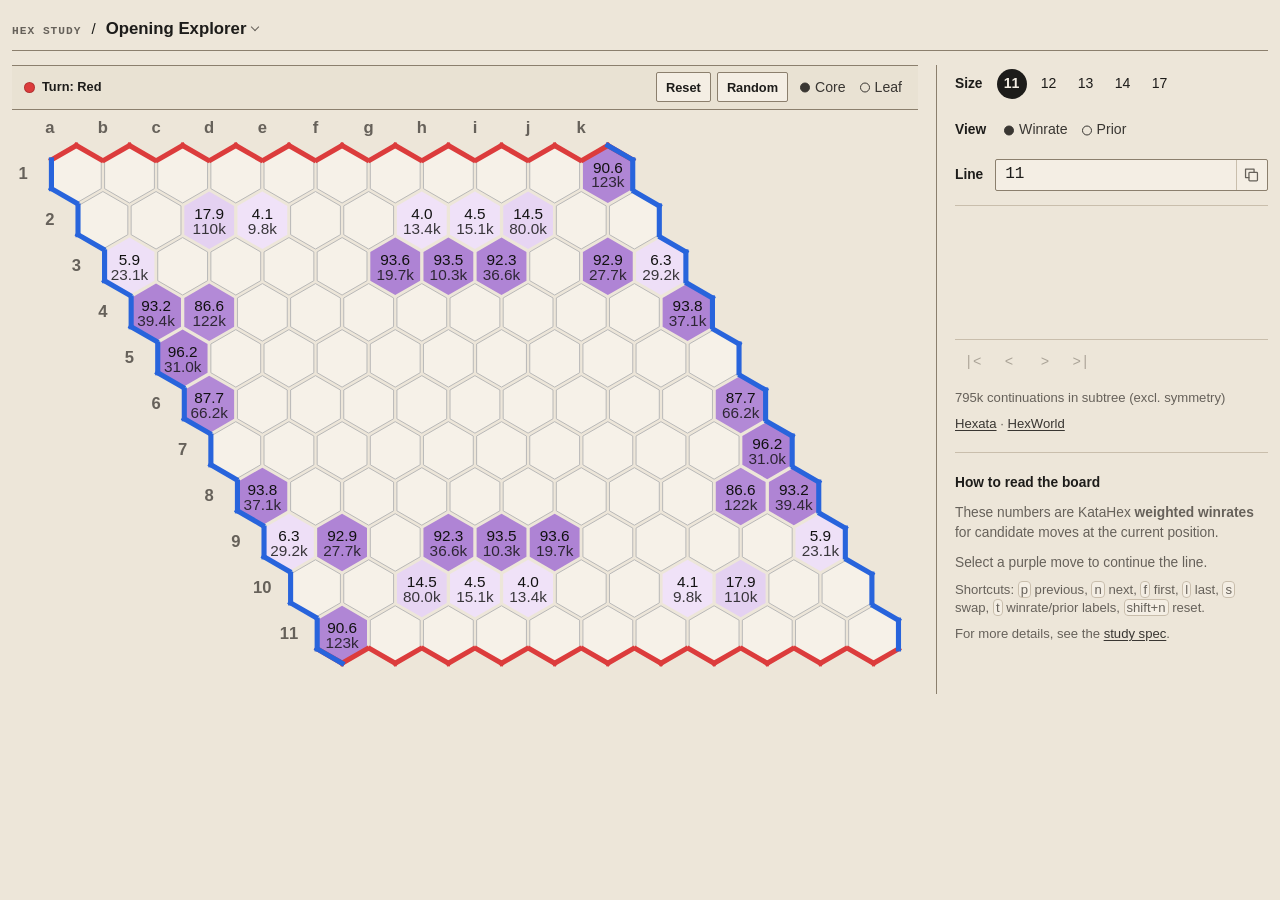
<file: docs/openings.html>
<!doctype html>
<html lang="en" data-opening-board-sizes="11,12,13,14,17">
  <head>
    <meta charset="utf-8">
    <meta name="viewport" content="width=device-width, initial-scale=1">
    <title>Hex Opening Explorer</title>
    <link rel="icon" href="./favicon.svg" type="image/svg+xml">
    <script>
      {
        const sizes = document.documentElement.dataset.openingBoardSizes.split(",")
        const requestedSize = /^#([0-9]+)/.exec(window.location.hash)?.[1]
        document.documentElement.dataset.openingBoardSize = sizes.includes(requestedSize) ? requestedSize : sizes[0]
      }
    </script>
    <style media="(prefers-reduced-motion: no-preference)">
      @view-transition { navigation: auto; }
    </style>
    <link rel="stylesheet" href="./styles.css">
    <link rel="expect" href="#tool-ready" blocking="render" media="(prefers-reduced-motion: no-preference)">
  </head>
  <body>
    <main class="page study-page-wide">
      <header class="hero">
        <a class="site-mark" href="./index.html">Hex Study</a>
        <span class="header-sep" aria-hidden="true">/</span>
        <nav class="related-nav" aria-label="Explorers">
          <h1><button class="related-menu-toggle" type="button" aria-expanded="false" aria-controls="related-menu-links">Opening Explorer</button></h1>
          <div id="related-menu-links" class="related-menu-links" hidden>
            <a href="./patterns.html">Local Pattern Explorer</a>
            <a href="./joseki.html">Joseki Explorer</a>
          </div>
        </nav>
      </header>

      <section class="layout study-layout-wide">
        <section class="board-panel">
          <div class="board-topbar">
            <p id="opening-status" class="turn-indicator">Turn: Red</p>
            <div class="board-controls">
              <button id="reset-btn" class="board-reset" type="button">Reset</button>
              <button id="random-btn" class="board-random" type="button">Random</button>
              <div class="text-controls" role="group" aria-label="Random opening pool">
                <button id="random-core-btn" class="text-control is-active" type="button" aria-pressed="true">Core</button>
                <button id="random-leaf-btn" class="text-control" type="button" aria-pressed="false">Leaf</button>
              </div>
            </div>
          </div>
          <svg id="board" class="board study-board-wide" aria-label="Opening board"></svg>
        </section>

        <section class="detail-panel study-detail-panel-wide">
          <div class="detail-section">
            <div class="detail-inline-row">
              <h2>Size</h2>
              <div class="mode-toggle opening-size-buttons" role="group" aria-label="Board size">
                <script>
                  {
                    const sizes = document.documentElement.dataset.openingBoardSizes.split(",")
                    const selectedSize = document.documentElement.dataset.openingBoardSize
                    for (const size of sizes) {
                      const button = document.createElement("button")
                      const selected = size === selectedSize
                      button.type = "button"
                      button.className = "mode-btn"
                      button.dataset.boardSize = size
                      button.textContent = size
                      button.classList.toggle("is-active", selected)
                      button.setAttribute("aria-pressed", selected ? "true" : "false")
                      document.currentScript.parentElement.insertBefore(button, document.currentScript)
                    }
                    delete document.documentElement.dataset.openingBoardSize
                  }
                </script>
              </div>
            </div>
            <div class="detail-inline-row">
              <h2>View</h2>
              <div class="text-controls" role="group" aria-label="Candidate view">
                <button id="view-winrate-btn" class="text-control is-active" type="button" aria-pressed="true">Winrate</button>
                <button id="view-prior-btn" class="text-control" type="button" aria-pressed="false">Prior</button>
              </div>
            </div>
            <div class="detail-inline-row canonical-row">
              <h2>Line</h2>
              <button id="current-line" class="copyable-code" type="button" aria-label="Copy opening line" data-copy-label="Copy">
                <span class="copy-value">root</span>
                <svg class="copy-icon" viewBox="0 0 20 20" aria-hidden="true" focusable="false">
                  <g class="copy-mark">
                    <rect x="7" y="7" width="10" height="10" rx="1"/>
                    <path d="M13 7V3H3v10h4"/>
                  </g>
                  <path class="copy-success" d="M4 10l4 4 8-9"/>
                  <path class="copy-failure" d="M10 4v8m0 3v.5"/>
                </svg>
              </button>
              <span id="copy-status" class="visually-hidden" role="status"></span>
            </div>
            <div class="move-list-nav-stack">
              <div id="move-list" class="move-list" aria-label="Move list"></div>
              <div id="move-nav" class="study-nav" role="group" aria-label="Move navigation">
                <div class="study-nav-group">
                  <button id="move-first-btn" class="study-nav-btn" type="button" aria-label="Start" title="Start">|&lt;</button>
                  <button id="move-prev-btn" class="study-nav-btn" type="button" aria-label="Previous move" title="Previous move">&lt;</button>
                  <button id="move-next-btn" class="study-nav-btn" type="button" aria-label="Next move" title="Next move">&gt;</button>
                  <button id="move-last-btn" class="study-nav-btn" type="button" aria-label="End" title="End">&gt;|</button>
                </div>
              </div>
            </div>
            <p id="line-meta" class="meta-copy"></p>
            <p id="board-links" class="meta-copy"></p>
          </div>

          <div class="detail-section info-section">
            <h2>How to read the board</h2>
            <p class="support-copy">
              These numbers are KataHex <strong id="metric-label">weighted winrates</strong> for candidate moves at the
              current position.
            </p>
            <p class="support-copy">
              Select a purple move to continue the line.
            </p>
            <p class="meta-copy shortcut-hint">Shortcuts: <kbd>p</kbd> previous, <kbd>n</kbd> next, <kbd>f</kbd> first, <kbd>l</kbd> last, <kbd>s</kbd> swap, <kbd>t</kbd> winrate/prior labels, <kbd>shift+n</kbd> reset.</p>
            <p class="meta-copy">
              For more details, see the
              <a href="https://github.com/hexanna1/hex-study/blob/main/plan/opening_joseki_database_spec.md">study spec</a>.
            </p>
          </div>
        </section>
      </section>


      <script src="./position.js"></script>
      <script src="./ui/study.js"></script>
      <script src="./move_tree.js"></script>
      <script src="./openings_codec.js"></script>
      <script src="./openings.js"></script>
      <span id="tool-ready" hidden></span>
    </main>
    <script type="module" src="https://static.cloudflareinsights.com/beacon.min.js" data-cf-beacon='{"token": "e1156a581aca4e9bb358a3655fc3714b"}'></script>
  </body>
</html>
</file>
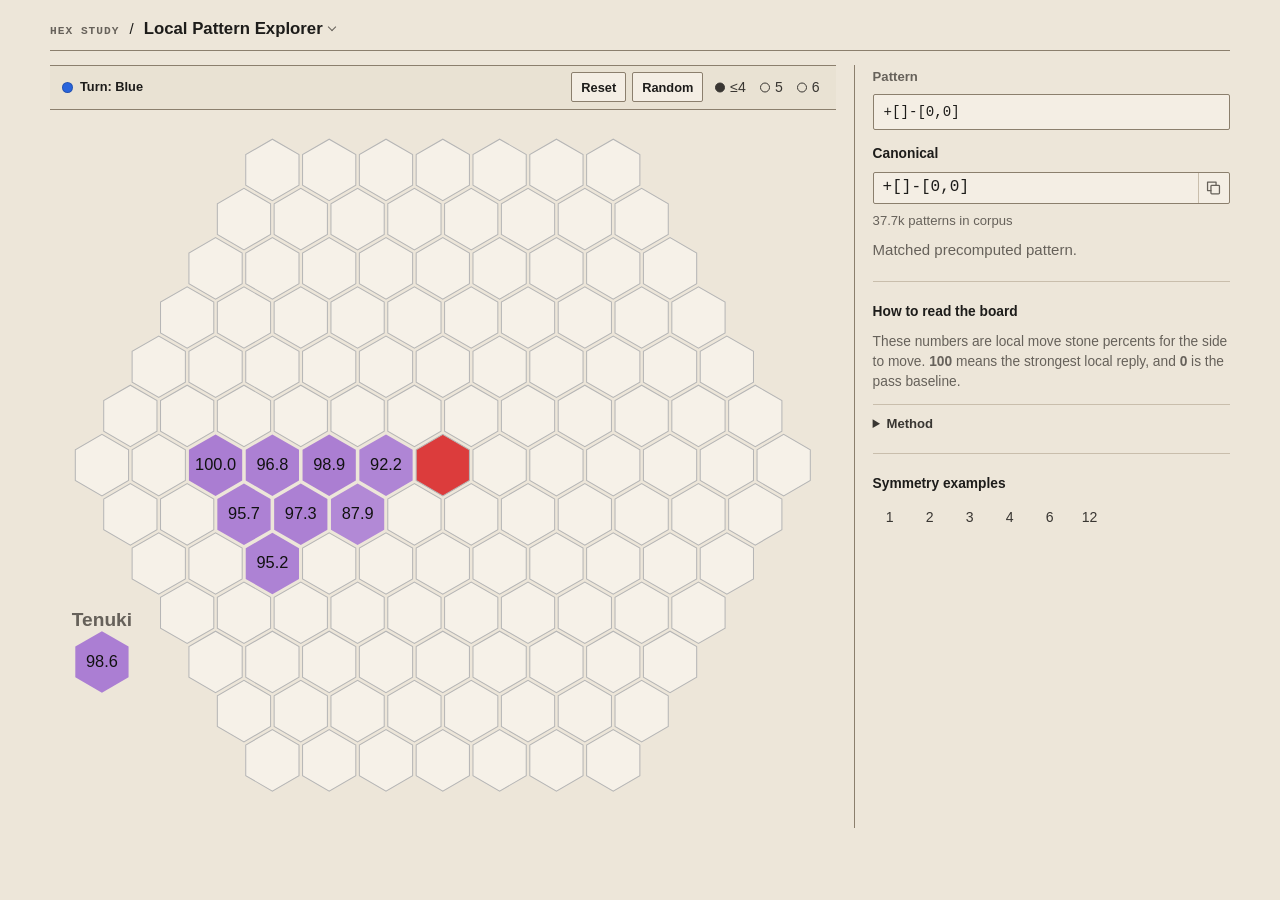
<file: docs/patterns.html>
<!doctype html>
<html lang="en">
  <head>
    <meta charset="utf-8">
    <meta name="viewport" content="width=device-width, initial-scale=1">
    <title>Hex Local Pattern Explorer</title>
    <link rel="icon" href="./favicon.svg" type="image/svg+xml">
    <style media="(prefers-reduced-motion: no-preference)">
      @view-transition { navigation: auto; }
    </style>
    <link rel="stylesheet" href="./styles.css">
    <link rel="expect" href="#tool-ready" blocking="render" media="(prefers-reduced-motion: no-preference)">
  </head>
  <body>
    <main class="page">
      <header class="hero">
        <a class="site-mark" href="./index.html">Hex Study</a>
        <span class="header-sep" aria-hidden="true">/</span>
        <nav class="related-nav" aria-label="Explorers">
          <h1><button class="related-menu-toggle" type="button" aria-expanded="false" aria-controls="related-menu-links">Local Pattern Explorer</button></h1>
          <div id="related-menu-links" class="related-menu-links" hidden>
            <a href="./openings.html">Opening Explorer</a>
            <a href="./joseki.html">Joseki Explorer</a>
          </div>
        </nav>
      </header>

      <section class="layout">
        <section class="board-panel">
          <div class="board-topbar">
            <p id="turn-indicator" class="turn-indicator">Turn: Blue</p>
            <div class="board-controls">
              <button id="clear-btn" class="board-reset" type="button">Reset</button>
              <button id="random-btn" class="board-random" type="button">Random</button>
              <div class="text-controls" role="group" aria-label="Random pattern pool">
                <button id="random-le4-btn" class="text-control is-active" type="button" aria-pressed="true">≤4</button>
                <button id="random-5-btn" class="text-control" type="button" aria-pressed="false">5</button>
                <button id="random-6-btn" class="text-control" type="button" aria-pressed="false">6</button>
              </div>
            </div>
          </div>
          <svg id="board" class="board" aria-label="Local pattern editor"></svg>
        </section>

        <section class="detail-panel">
          <div class="detail-section">
            <label class="field-label" for="pattern-input">Pattern</label>
            <div class="input-row">
              <input id="pattern-input" type="text" spellcheck="false" autocomplete="off" value="+[]-[0,0]">
            </div>
            <div class="detail-inline-row canonical-row canonical-stack">
              <h2>Canonical</h2>
              <button id="canonical-pattern" class="copyable-code" type="button" aria-label="Copy canonical pattern" data-copy-label="Copy">
                <span class="copy-value">—</span>
                <svg class="copy-icon" viewBox="0 0 20 20" aria-hidden="true" focusable="false">
                  <g class="copy-mark">
                    <rect x="7" y="7" width="10" height="10" rx="1"/>
                    <path d="M13 7V3H3v10h4"/>
                  </g>
                  <path class="copy-success" d="M4 10l4 4 8-9"/>
                  <path class="copy-failure" d="M10 4v8m0 3v.5"/>
                </svg>
              </button>
              <span id="copy-status" class="visually-hidden" role="status"></span>
            </div>
            <p id="patterns-count" class="meta-copy"></p>
            <p id="lookup-status" class="support-copy"></p>
          </div>
          <div class="detail-section info-section">
            <h2>How to read the board</h2>
            <p class="support-copy">
              These numbers are local move stone percents for the side to move. <strong>100</strong> means the
              strongest local reply, and <strong>0</strong> is the pass baseline.
            </p>
            <details class="method-details">
              <summary>Method</summary>
              <p class="support-copy">
                Equivalent local replies are pooled across symmetry-related balanced positions, then compared with a
                matched baseline to reduce edge and whole-board effects. A typical local move is pooled over 24
                KataHex raw-NN evaluations (12 D6 symmetries &times; 2 for the matched ablation baseline).
              </p>
              <p class="meta-copy">
                For more details, see the
                <a href="https://github.com/hexanna1/hex-study/blob/main/plan/local_pattern_study_spec.md">study spec</a>.
              </p>
            </details>
          </div>
          <div class="detail-section symmetry-section">
            <h2>Symmetry examples</h2>
            <div class="symmetry-grid">
              <button class="text-control symmetry-btn" type="button" data-pattern="+[]-[0,0]">1</button>
              <button class="text-control symmetry-btn" type="button" data-pattern="+[0,0:0,2:2,0]-[0,1:1,0:1,1]">2</button>
              <button class="text-control symmetry-btn" type="button" data-pattern="+[0,1]-[0,0:0,2]">3</button>
              <button class="text-control symmetry-btn" type="button" data-pattern="+[0,0:0,3:3,0]-[0,1:1,2:2,0]">4</button>
              <button class="text-control symmetry-btn" type="button" data-pattern="+[0,0]-[1,-2:2,-1]">6</button>
              <button class="text-control symmetry-btn" type="button" data-pattern="+[0,0:1,-2]-[0,1:2,-3:2,0]">12</button>
            </div>
          </div>
        </section>
      </section>


      <script src="./ui/study.js"></script>
      <script src="./patterns_codec.js"></script>
      <script src="./patterns.js"></script>
      <span id="tool-ready" hidden></span>
    </main>
    <script type="module" src="https://static.cloudflareinsights.com/beacon.min.js" data-cf-beacon='{"token": "e1156a581aca4e9bb358a3655fc3714b"}'></script>
  </body>
</html>
</file>
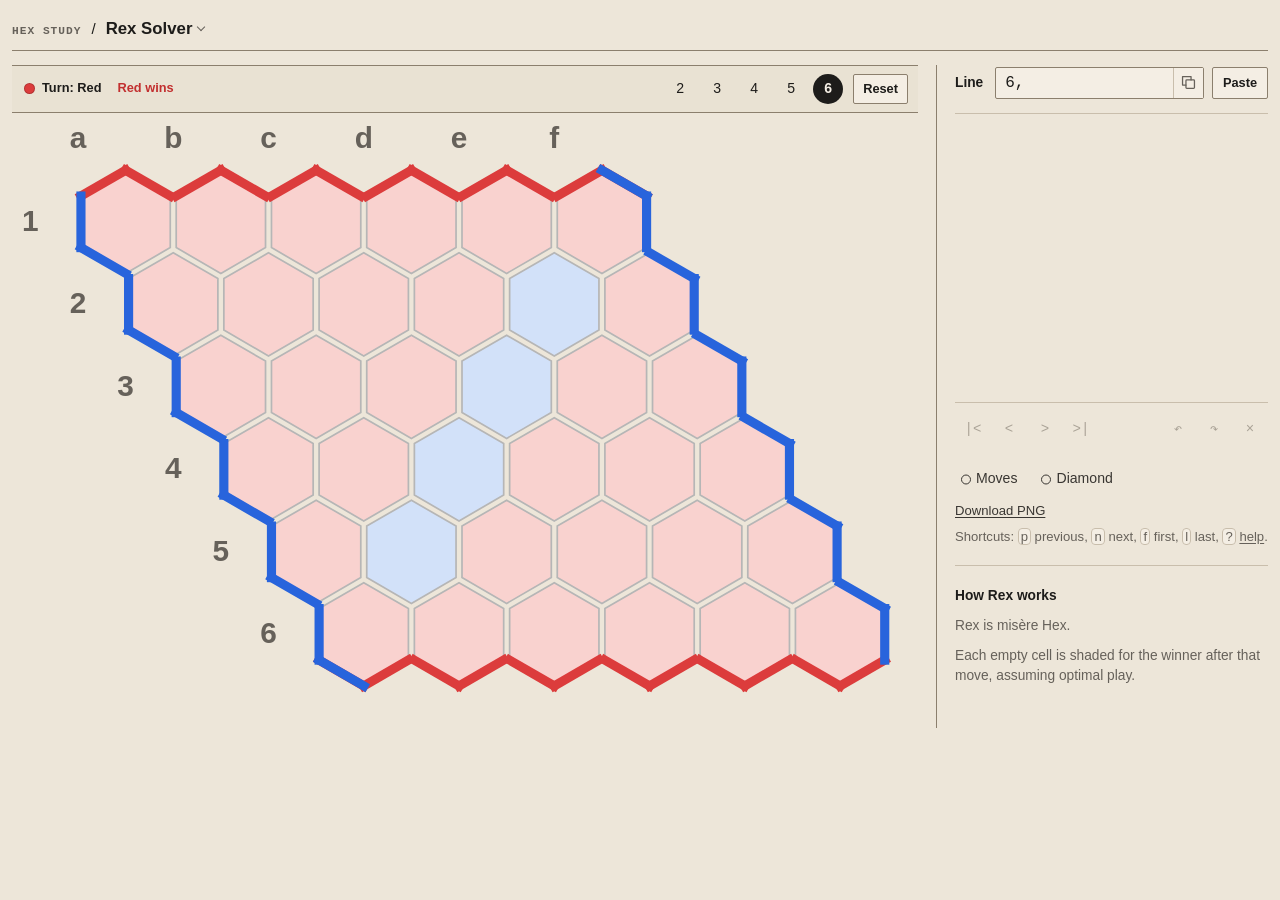
<file: docs/rex.html>
<!doctype html>
<html lang="en">
  <head>
    <meta charset="utf-8">
    <meta name="viewport" content="width=device-width, initial-scale=1">
    <title>Rex Solver</title>
    <link rel="icon" href="./favicon.svg" type="image/svg+xml">
    <style media="(prefers-reduced-motion: no-preference)">
      @view-transition { navigation: auto; }
    </style>
    <link rel="stylesheet" href="./styles.css">
    <link rel="expect" href="#tool-ready" blocking="render" media="(prefers-reduced-motion: no-preference)">
  </head>
  <body>
    <main class="page study-page-wide board-editor-page hex-page" data-game="rex">
      <header class="hero">
        <a class="site-mark" href="./index.html">Hex Study</a>
        <span class="header-sep" aria-hidden="true">/</span>
        <nav class="related-nav" aria-label="Rex solvers">
          <h1><button class="related-menu-toggle" type="button" aria-expanded="false" aria-controls="related-menu-links">Rex Solver</button></h1>
          <div id="related-menu-links" class="related-menu-links" hidden>
            <a href="./rexplus.html">Rex+ Solver</a>
          </div>
        </nav>
      </header>

      <section class="layout study-layout-wide">
        <section class="board-panel">
          <div class="board-topbar">
            <div class="rex-board-status">
              <p id="rex-status" class="turn-indicator turn-red">Turn: Red</p>
              <p id="result" class="rex-result" aria-live="polite">Loading…</p>
            </div>
            <div class="board-topbar-controls">
              <div class="board-size-control">
                <div class="mode-toggle opening-size-buttons" role="group" aria-label="Board size">
                  <button id="size-2" class="mode-btn" type="button" aria-pressed="false">2</button>
                  <button id="size-3" class="mode-btn" type="button" aria-pressed="false">3</button>
                  <button id="size-4" class="mode-btn" type="button" aria-pressed="false">4</button>
                  <button id="size-5" class="mode-btn" type="button" aria-pressed="false">5</button>
                  <button id="size-6" class="mode-btn is-active" type="button" aria-pressed="true">6</button>
                </div>
              </div>
              <div class="board-controls">
                <button id="reset-btn" class="board-reset" type="button">Reset</button>
              </div>
            </div>
          </div>
          <svg id="board" class="board study-board-wide hex-board" aria-label="6 by 6 Rex board"></svg>
        </section>

        <section class="detail-panel study-detail-panel-wide">
          <div class="detail-section">
            <div class="detail-inline-row canonical-row">
              <h2>Line</h2>
              <div class="line-load-row">
                <div class="line-copy-field">
                  <input id="current-line" class="line-input" type="text" spellcheck="false" autocomplete="off" autocapitalize="none" value="6," aria-label="Line">
                  <button id="line-copy-btn" class="line-copy-btn" type="button" aria-label="Copy line" data-copy-label="Copy">
                    <svg class="copy-icon" viewBox="0 0 20 20" aria-hidden="true" focusable="false">
                      <g class="copy-mark">
                        <rect x="7" y="7" width="10" height="10" rx="1"/>
                        <path d="M13 7V3H3v10h4"/>
                      </g>
                      <path class="copy-success" d="M4 10l4 4 8-9"/>
                      <path class="copy-failure" d="M10 4v8m0 3v.5"/>
                    </svg>
                  </button>
                </div>
                <button id="line-load-btn" class="line-load-btn" type="button">Paste</button>
              </div>
              <span id="copy-status" class="visually-hidden" role="status"></span>
            </div>
            <div class="move-list-nav-stack">
              <div id="move-list" class="move-list" aria-label="Move list"></div>
              <div id="move-nav" class="study-nav" role="group" aria-label="Move navigation">
                <div class="study-nav-group">
                  <button id="move-first-btn" class="study-nav-btn" type="button" aria-label="Start">|&lt;</button>
                  <button id="move-prev-btn" class="study-nav-btn" type="button" aria-label="Previous move">&lt;</button>
                  <button id="move-next-btn" class="study-nav-btn" type="button" aria-label="Next move">&gt;</button>
                  <button id="move-last-btn" class="study-nav-btn" type="button" aria-label="End">&gt;|</button>
                </div>
                <div class="study-nav-group study-nav-secondary-group">
                  <button id="move-undo-btn" class="study-nav-btn" type="button" aria-label="Undo edit" title="Undo edit">↶</button>
                  <button id="move-redo-btn" class="study-nav-btn" type="button" aria-label="Redo edit" title="Redo edit">↷</button>
                  <button id="move-delete-btn" class="study-nav-btn" type="button" aria-label="Delete move" title="Delete move">×</button>
                </div>
              </div>
            </div>
            <div class="board-display-controls" role="group" aria-label="Board display">
              <button id="move-numbers-btn" class="text-control" type="button" aria-pressed="false" aria-label="Moves: show move numbers" aria-keyshortcuts="M">Moves</button>
              <button id="orientation-diamond-btn" class="text-control" type="button" aria-pressed="false" aria-label="Diamond orientation" aria-keyshortcuts="Shift+O">Diamond</button>
            </div>
            <p id="export-png-link" class="meta-copy"><a href="#">Download PNG</a></p>
            <p id="shortcut-hint" class="meta-copy shortcut-hint">Shortcuts: <kbd>p</kbd> previous, <kbd>n</kbd> next, <kbd>f</kbd> first, <kbd>l</kbd> last, <kbd>?</kbd> <button id="shortcut-help-link" class="shortcut-help-link" type="button" popovertarget="shortcut-help-popover" popovertargetaction="toggle" aria-controls="shortcut-help-popover" aria-expanded="false">help</button>.</p>
            <div id="shortcut-help-popover" class="shortcut-help-popover" popover aria-label="Shortcuts">
              <h2>Help (? to hide)</h2>
              <section class="shortcut-help-section">
                <h3>Navigation</h3>
                <p class="shortcut-help-line">
                  <span class="shortcut-help-pair"><kbd>p</kbd>:prev</span>
                  <span class="shortcut-help-pair"><kbd>n</kbd>:next</span>
                  <span class="shortcut-help-pair"><kbd>f</kbd>:first</span>
                  <span class="shortcut-help-pair"><kbd>l</kbd>:last</span>
                </p>
              </section>
              <section class="shortcut-help-section">
                <h3>Moves / edit</h3>
                <p class="shortcut-help-line">
                  <span class="shortcut-help-pair"><kbd>backspace</kbd>:take back</span>
                </p>
                <p class="shortcut-help-line">
                  <span class="shortcut-help-pair">left-drag:move stone</span>
                  <span class="shortcut-help-pair"><kbd>del</kbd>:delete tail</span>
                </p>
                <p class="shortcut-help-line">
                  <span class="shortcut-help-pair"><kbd>ctrl+z</kbd>:undo</span>
                  <span class="shortcut-help-pair"><kbd>ctrl+y</kbd>:redo</span>
                  <span class="shortcut-help-pair"><kbd>shift+n</kbd>:new</span>
                </p>
                <p class="shortcut-help-line">
                  <span class="shortcut-help-pair"><kbd>ctrl+v</kbd>:load</span>
                </p>
              </section>
              <section class="shortcut-help-section">
                <h3>Display</h3>
                <p class="shortcut-help-line">
                  <span class="shortcut-help-pair"><kbd>c</kbd>:coords</span>
                  <span class="shortcut-help-pair"><kbd>m</kbd>:moves</span>
                  <span class="shortcut-help-pair"><kbd>shift+o</kbd>:orient</span>
                </p>
              </section>
            </div>
            <p id="line-status" class="meta-copy" role="status"></p>
          </div>

          <div class="detail-section info-section">
            <h2>How Rex works</h2>
            <p class="support-copy">Rex is misère Hex.</p>
            <p class="support-copy">Each empty cell is shaded for the winner after that move, assuming optimal play.</p>
          </div>
        </section>
      </section>


      <script src="./position.js"></script>
      <script src="./ui/study.js"></script>
      <script src="./move_tree.js"></script>
      <script type="module" src="./ui/rex.js"></script>
      <span id="tool-ready" hidden></span>
    </main>
    <script type="module" src="https://static.cloudflareinsights.com/beacon.min.js" data-cf-beacon='{"token": "e1156a581aca4e9bb358a3655fc3714b"}'></script>
  </body>
</html>
</file>
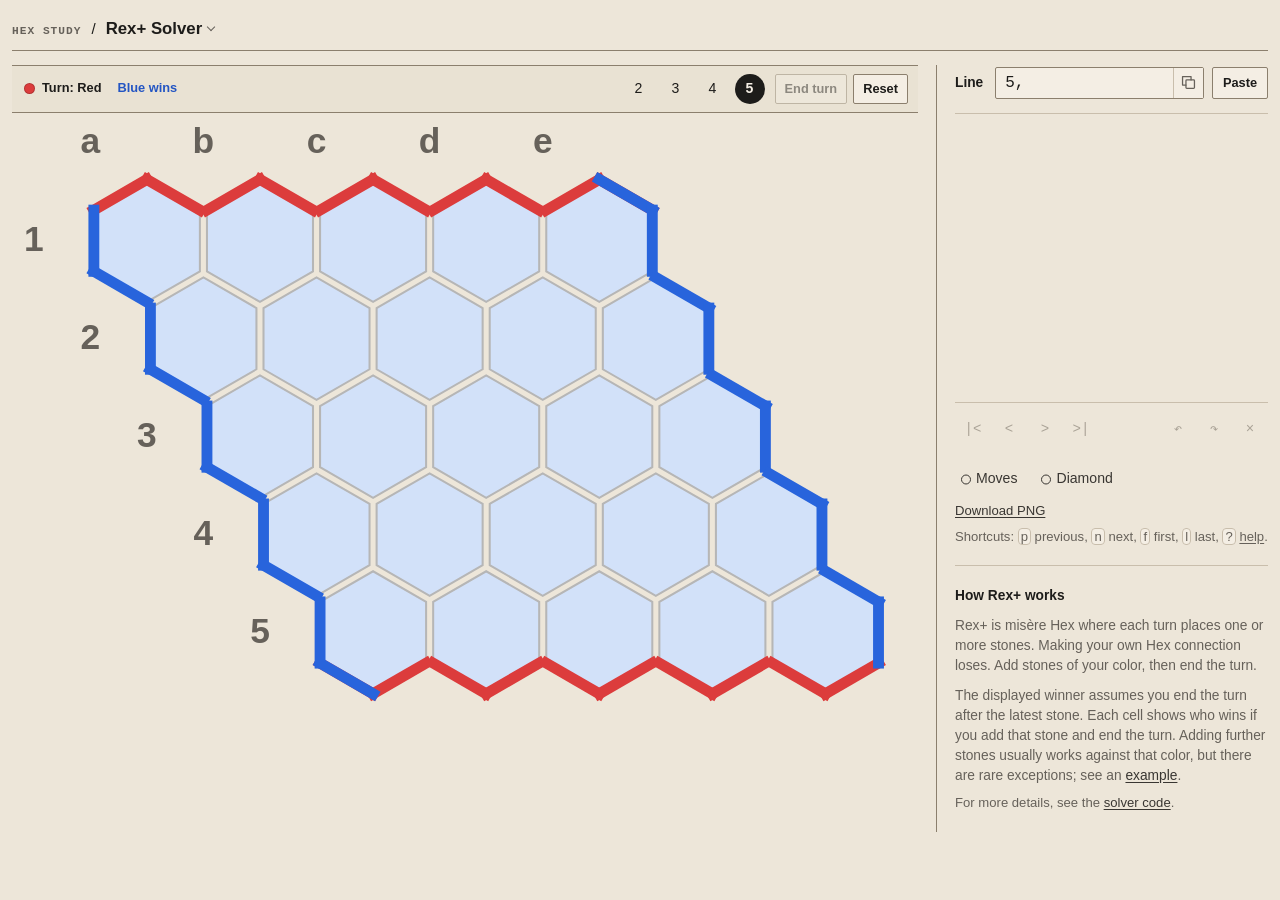
<file: docs/rexplus.html>
<!doctype html>
<html lang="en">
  <head>
    <meta charset="utf-8">
    <meta name="viewport" content="width=device-width, initial-scale=1">
    <title>Rex+ Solver</title>
    <link rel="icon" href="./favicon.svg" type="image/svg+xml">
    <style media="(prefers-reduced-motion: no-preference)">
      @view-transition { navigation: auto; }
    </style>
    <link rel="stylesheet" href="./styles.css">
    <link rel="expect" href="#tool-ready" blocking="render" media="(prefers-reduced-motion: no-preference)">
  </head>
  <body>
    <main class="page study-page-wide board-editor-page hex-page" data-game="rexplus">
      <header class="hero">
        <a class="site-mark" href="./index.html">Hex Study</a>
        <span class="header-sep" aria-hidden="true">/</span>
        <nav class="related-nav" aria-label="Rex solvers">
          <h1><button class="related-menu-toggle" type="button" aria-expanded="false" aria-controls="related-menu-links">Rex+ Solver</button></h1>
          <div id="related-menu-links" class="related-menu-links" hidden>
            <a href="./rex.html">Rex Solver</a>
          </div>
        </nav>
      </header>

      <section class="layout study-layout-wide">
        <section class="board-panel">
          <div class="board-topbar">
            <div class="rex-board-status">
              <p id="rex-status" class="turn-indicator turn-red">Turn: Red</p>
              <p id="result" class="rex-result" aria-live="polite">Loading…</p>
            </div>
            <div class="board-topbar-controls">
              <div class="board-size-control">
                <div class="mode-toggle opening-size-buttons" role="group" aria-label="Board size">
                  <button id="size-2" class="mode-btn" type="button" aria-pressed="false">2</button>
                  <button id="size-3" class="mode-btn" type="button" aria-pressed="false">3</button>
                  <button id="size-4" class="mode-btn" type="button" aria-pressed="false">4</button>
                  <button id="size-5" class="mode-btn is-active" type="button" aria-pressed="true">5</button>
                </div>
              </div>
              <div class="board-controls">
                <button id="move-end-turn-btn" class="board-end-turn" type="button" disabled aria-disabled="true" title="End turn">End turn</button>
                <button id="reset-btn" class="board-reset" type="button">Reset</button>
              </div>
            </div>
          </div>
          <svg id="board" class="board study-board-wide hex-board" aria-label="5 by 5 Rex+ board"></svg>
          <div id="suggestions-panel" class="rex-suggestions-panel" hidden>
            <h2>Sample winning turns</h2>
            <div id="suggestions" class="rex-suggestions"></div>
          </div>
        </section>

        <section class="detail-panel study-detail-panel-wide">
          <div class="detail-section">
            <div class="detail-inline-row canonical-row">
              <h2>Line</h2>
              <div class="line-load-row">
                <div class="line-copy-field">
                  <input id="current-line" class="line-input" type="text" spellcheck="false" autocomplete="off" autocapitalize="none" value="5," aria-label="Line">
                  <button id="line-copy-btn" class="line-copy-btn" type="button" aria-label="Copy line" data-copy-label="Copy">
                    <svg class="copy-icon" viewBox="0 0 20 20" aria-hidden="true" focusable="false">
                      <g class="copy-mark">
                        <rect x="7" y="7" width="10" height="10" rx="1"/>
                        <path d="M13 7V3H3v10h4"/>
                      </g>
                      <path class="copy-success" d="M4 10l4 4 8-9"/>
                      <path class="copy-failure" d="M10 4v8m0 3v.5"/>
                    </svg>
                  </button>
                </div>
                <button id="line-load-btn" class="line-load-btn" type="button">Paste</button>
              </div>
              <span id="copy-status" class="visually-hidden" role="status"></span>
            </div>
            <div class="move-list-nav-stack">
              <div id="move-list" class="move-list" aria-label="Move list"></div>
              <div id="move-nav" class="study-nav" role="group" aria-label="Move navigation">
                <div class="study-nav-group">
                  <button id="move-first-btn" class="study-nav-btn" type="button" aria-label="Start">|&lt;</button>
                  <button id="move-prev-btn" class="study-nav-btn" type="button" aria-label="Previous move">&lt;</button>
                  <button id="move-next-btn" class="study-nav-btn" type="button" aria-label="Next move">&gt;</button>
                  <button id="move-last-btn" class="study-nav-btn" type="button" aria-label="End">&gt;|</button>
                </div>
                <div class="study-nav-group study-nav-secondary-group">
                  <button id="move-undo-btn" class="study-nav-btn" type="button" aria-label="Undo edit" title="Undo edit">↶</button>
                  <button id="move-redo-btn" class="study-nav-btn" type="button" aria-label="Redo edit" title="Redo edit">↷</button>
                  <button id="move-delete-btn" class="study-nav-btn" type="button" aria-label="Delete move" title="Delete move">×</button>
                </div>
              </div>
            </div>
            <div class="board-display-controls" role="group" aria-label="Board display">
              <button id="move-numbers-btn" class="text-control" type="button" aria-pressed="false" aria-label="Moves: show move numbers" aria-keyshortcuts="M">Moves</button>
              <button id="orientation-diamond-btn" class="text-control" type="button" aria-pressed="false" aria-label="Diamond orientation" aria-keyshortcuts="Shift+O">Diamond</button>
            </div>
            <p id="export-png-link" class="meta-copy"><a href="#">Download PNG</a></p>
            <p id="shortcut-hint" class="meta-copy shortcut-hint">Shortcuts: <kbd>p</kbd> previous, <kbd>n</kbd> next, <kbd>f</kbd> first, <kbd>l</kbd> last, <kbd>?</kbd> <button id="shortcut-help-link" class="shortcut-help-link" type="button" popovertarget="shortcut-help-popover" popovertargetaction="toggle" aria-controls="shortcut-help-popover" aria-expanded="false">help</button>.</p>
            <div id="shortcut-help-popover" class="shortcut-help-popover" popover aria-label="Shortcuts">
              <h2>Help (? to hide)</h2>
              <section class="shortcut-help-section">
                <h3>Navigation</h3>
                <p class="shortcut-help-line">
                  <span class="shortcut-help-pair"><kbd>p</kbd>:prev</span>
                  <span class="shortcut-help-pair"><kbd>n</kbd>:next</span>
                  <span class="shortcut-help-pair"><kbd>f</kbd>:first</span>
                  <span class="shortcut-help-pair"><kbd>l</kbd>:last</span>
                  <span class="shortcut-help-pair"><kbd>enter</kbd>:end turn</span>
                </p>
              </section>
              <section class="shortcut-help-section">
                <h3>Moves / edit</h3>
                <p class="shortcut-help-line">
                  <span class="shortcut-help-pair"><kbd>backspace</kbd>:take back</span>
                </p>
                <p class="shortcut-help-line">
                  <span class="shortcut-help-pair">left-drag:move stone</span>
                  <span class="shortcut-help-pair"><kbd>del</kbd>:delete tail</span>
                </p>
                <p class="shortcut-help-line">
                  <span class="shortcut-help-pair"><kbd>ctrl+z</kbd>:undo</span>
                  <span class="shortcut-help-pair"><kbd>ctrl+y</kbd>:redo</span>
                  <span class="shortcut-help-pair"><kbd>shift+n</kbd>:new</span>
                </p>
                <p class="shortcut-help-line">
                  <span class="shortcut-help-pair"><kbd>ctrl+v</kbd>:load</span>
                </p>
              </section>
              <section class="shortcut-help-section">
                <h3>Display</h3>
                <p class="shortcut-help-line">
                  <span class="shortcut-help-pair"><kbd>c</kbd>:coords</span>
                  <span class="shortcut-help-pair"><kbd>m</kbd>:moves</span>
                  <span class="shortcut-help-pair"><kbd>shift+o</kbd>:orient</span>
                </p>
              </section>
            </div>
            <p id="line-status" class="meta-copy" role="status"></p>
          </div>

          <div class="detail-section info-section">
            <h2>How Rex+ works</h2>
            <p class="support-copy">
              Rex+ is misère Hex where each turn places one or more stones. Making your own Hex connection loses. Add stones of your color, then end the turn.
            </p>
            <p class="support-copy">
              The displayed winner assumes you end the turn after the latest stone. Each cell shows who wins if you
              add that stone and end the turn. Adding further stones usually works against that color, but there are
              rare exceptions; see an
              <a href="#3,b1;a2,a1">example</a>.
            </p>
            <p class="meta-copy">
              For more details, see the
              <a href="https://github.com/hexanna1/rexplus">solver code</a>.
            </p>
          </div>
        </section>
      </section>


      <script src="./position.js"></script>
      <script src="./ui/study.js"></script>
      <script src="./move_tree.js"></script>
      <script type="module" src="./ui/rex.js"></script>
      <span id="tool-ready" hidden></span>
    </main>
    <script type="module" src="https://static.cloudflareinsights.com/beacon.min.js" data-cf-beacon='{"token": "e1156a581aca4e9bb358a3655fc3714b"}'></script>
  </body>
</html>
</file>
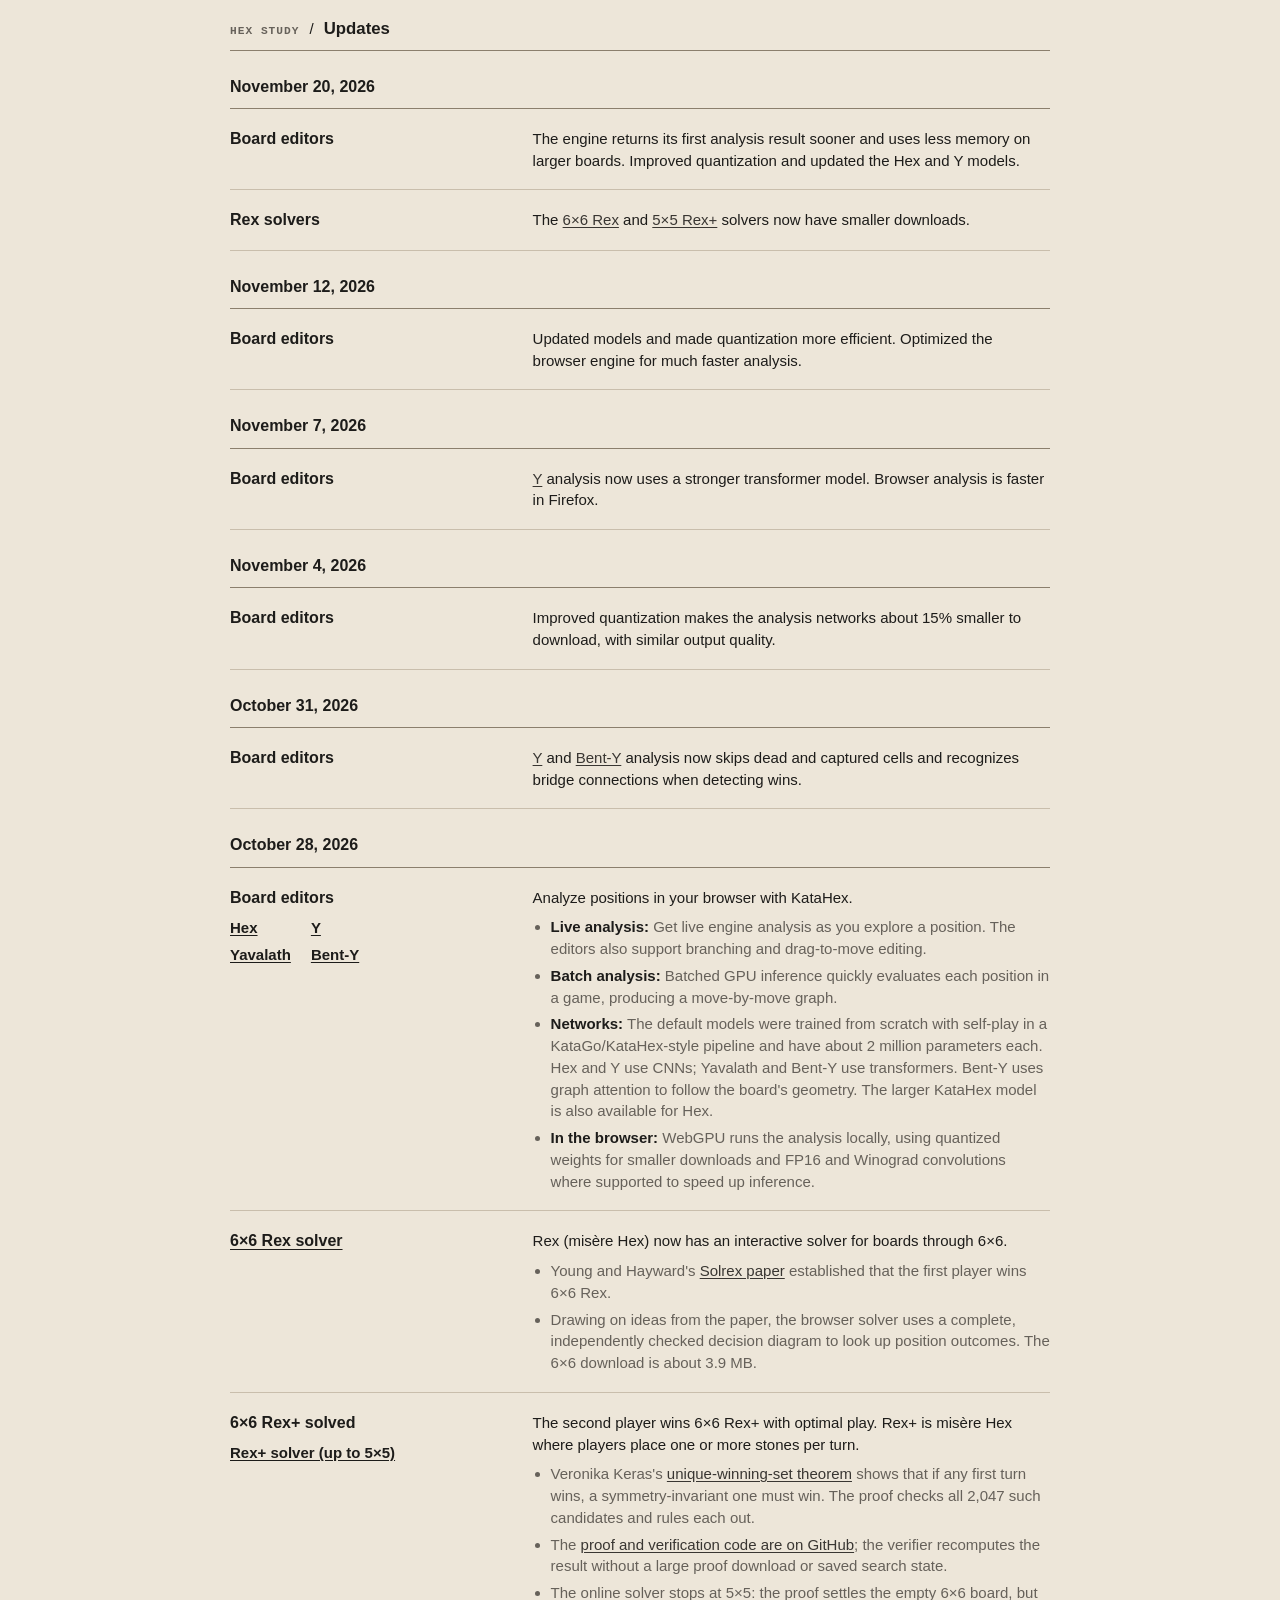
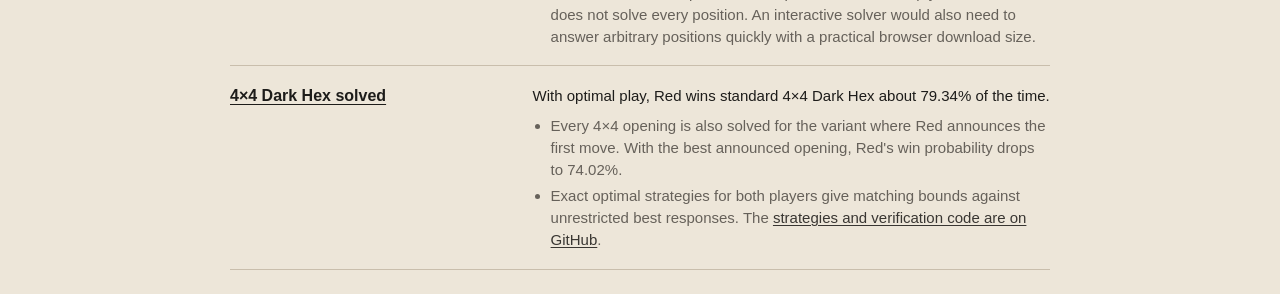
<file: docs/updates.html>
<!doctype html>
<html lang="en">
  <head>
    <meta charset="utf-8">
    <meta name="viewport" content="width=device-width, initial-scale=1">
    <title>Updates · Hex Study Tools</title>
    <link rel="icon" href="./favicon.svg" type="image/svg+xml">
    <link rel="stylesheet" href="./styles.css">
  </head>
  <body>
    <main class="page home-page">
      <header class="hero">
        <a class="site-mark" href="./index.html">Hex Study</a>
        <span class="header-sep" aria-hidden="true">/</span>
        <h1>Updates</h1>
      </header>

      <h2 class="update-date"><time datetime="2026-11-20">November 20, 2026</time></h2>
      <section class="landing-grid" aria-label="Updates for November 20, 2026">
        <article class="landing-row">
          <div>
            <h2>Board editors</h2>
          </div>
          <div class="update-content">
            <p>The engine returns its first analysis result sooner and uses less memory on larger boards. Improved quantization and updated the Hex and Y models.</p>
          </div>
        </article>
        <article class="landing-row">
          <div>
            <h2>Rex solvers</h2>
          </div>
          <div class="update-content">
            <p>The <a href="./rex.html">6×6 Rex</a> and <a href="./rexplus.html">5×5 Rex+</a> solvers now have smaller downloads.</p>
          </div>
        </article>
      </section>

      <h2 class="update-date"><time datetime="2026-11-12">November 12, 2026</time></h2>
      <section class="landing-grid" aria-label="Updates for November 12, 2026">
        <article class="landing-row">
          <div>
            <h2>Board editors</h2>
          </div>
          <div class="update-content">
            <p>Updated models and made quantization more efficient. Optimized the browser engine for much faster analysis.</p>
          </div>
        </article>
      </section>

      <h2 class="update-date"><time datetime="2026-11-07">November 7, 2026</time></h2>
      <section class="landing-grid" aria-label="Updates for November 7, 2026">
        <article class="landing-row">
          <div>
            <h2>Board editors</h2>
          </div>
          <div class="update-content">
            <p><a href="./y.html">Y</a> analysis now uses a stronger transformer model. Browser analysis is faster in Firefox.</p>
          </div>
        </article>
      </section>

      <h2 class="update-date"><time datetime="2026-11-04">November 4, 2026</time></h2>
      <section class="landing-grid" aria-label="Updates for November 4, 2026">
        <article class="landing-row">
          <div>
            <h2>Board editors</h2>
          </div>
          <div class="update-content">
            <p>Improved quantization makes the analysis networks about 15% smaller to download, with similar output quality.</p>
          </div>
        </article>
      </section>

      <h2 class="update-date"><time datetime="2026-10-31">October 31, 2026</time></h2>
      <section class="landing-grid" aria-label="Updates for October 31, 2026">
        <article class="landing-row">
          <div>
            <h2>Board editors</h2>
          </div>
          <div class="update-content">
            <p><a href="./y.html">Y</a> and <a href="./benty.html">Bent-Y</a> analysis now skips dead and captured cells and recognizes bridge connections when detecting wins.</p>
          </div>
        </article>
      </section>

      <h2 class="update-date"><time datetime="2026-10-28">October 28, 2026</time></h2>
      <section class="landing-grid" aria-label="Updates for October 28, 2026">
        <article class="landing-row">
          <div>
            <h2>Board editors</h2>
            <div class="update-links"><a href="./hex.html">Hex</a><a href="./y.html">Y</a><a href="./yavalath.html">Yavalath</a><a href="./benty.html">Bent-Y</a></div>
          </div>
          <div class="update-content">
            <p>Analyze positions in your browser with KataHex.</p>
            <ul>
              <li><strong>Live analysis:</strong> Get live engine analysis as you explore a position. The editors also support branching and drag-to-move editing.</li>
              <li><strong>Batch analysis:</strong> Batched GPU inference quickly evaluates each position in a game, producing a move-by-move graph.</li>
              <li><strong>Networks:</strong> The default models were trained from scratch with self-play in a KataGo/KataHex-style pipeline and have about 2 million parameters each. Hex and Y use CNNs; Yavalath and Bent-Y use transformers. Bent-Y uses graph attention to follow the board's geometry. The larger KataHex model is also available for Hex.</li>
              <li><strong>In the browser:</strong> WebGPU runs the analysis locally, using quantized weights for smaller downloads and FP16 and Winograd convolutions where supported to speed up inference.</li>
            </ul>
          </div>
        </article>
        <article class="landing-row">
          <div>
            <h2><a class="update-title-link" href="./rex.html">6×6 Rex solver</a></h2>
          </div>
          <div class="update-content">
            <p>Rex (misère Hex) now has an interactive solver for boards through 6×6.</p>
            <ul>
              <li>Young and Hayward's <a href="https://webdocs.cs.ualberta.ca/~hayward/papers/solrex.pdf">Solrex paper</a> established that the first player wins 6×6 Rex.</li>
              <li>Drawing on ideas from the paper, the browser solver uses a complete, independently checked decision diagram to look up position outcomes. The 6×6 download is about 3.9 MB.</li>
            </ul>
          </div>
        </article>
        <article class="landing-row">
          <div>
            <h2>6×6 Rex+ solved</h2>
            <div class="update-links"><a href="./rexplus.html">Rex+ solver (up to 5×5)</a></div>
          </div>
          <div class="update-content">
            <p>The second player wins 6×6 Rex+ with optimal play. Rex+ is misère Hex where players place one or more stones per turn.</p>
            <ul>
              <li>Veronika Keras's <a href="https://arxiv.org/abs/2606.02468">unique-winning-set theorem</a> shows that if any first turn wins, a symmetry-invariant one must win. The proof checks all 2,047 such candidates and rules each out.</li>
              <li>The <a href="https://github.com/hexanna1/rexplus">proof and verification code are on GitHub</a>; the verifier recomputes the result without a large proof download or saved search state.</li>
              <li>The online solver stops at 5×5: the proof settles the empty 6×6 board, but does not solve every position. An interactive solver would also need to answer arbitrary positions quickly with a practical browser download size.</li>
            </ul>
          </div>
        </article>
        <article class="landing-row">
          <div>
            <h2><a class="update-title-link" href="./darkhex.html">4×4 Dark Hex solved</a></h2>
          </div>
          <div class="update-content">
            <p>With optimal play, Red wins standard 4×4 Dark Hex about 79.34% of the time.</p>
            <ul>
              <li>Every 4×4 opening is also solved for the variant where Red announces the first move. With the best announced opening, Red's win probability drops to 74.02%.</li>
              <li>Exact optimal strategies for both players give matching bounds against unrestricted best responses. The <a href="https://github.com/hexanna1/dark-hex">strategies and verification code are on GitHub</a>.</li>
            </ul>
          </div>
        </article>
      </section>

    </main>
    <script type="module" src="https://static.cloudflareinsights.com/beacon.min.js" data-cf-beacon='{"token": "e1156a581aca4e9bb358a3655fc3714b"}'></script>
  </body>
</html>
</file>
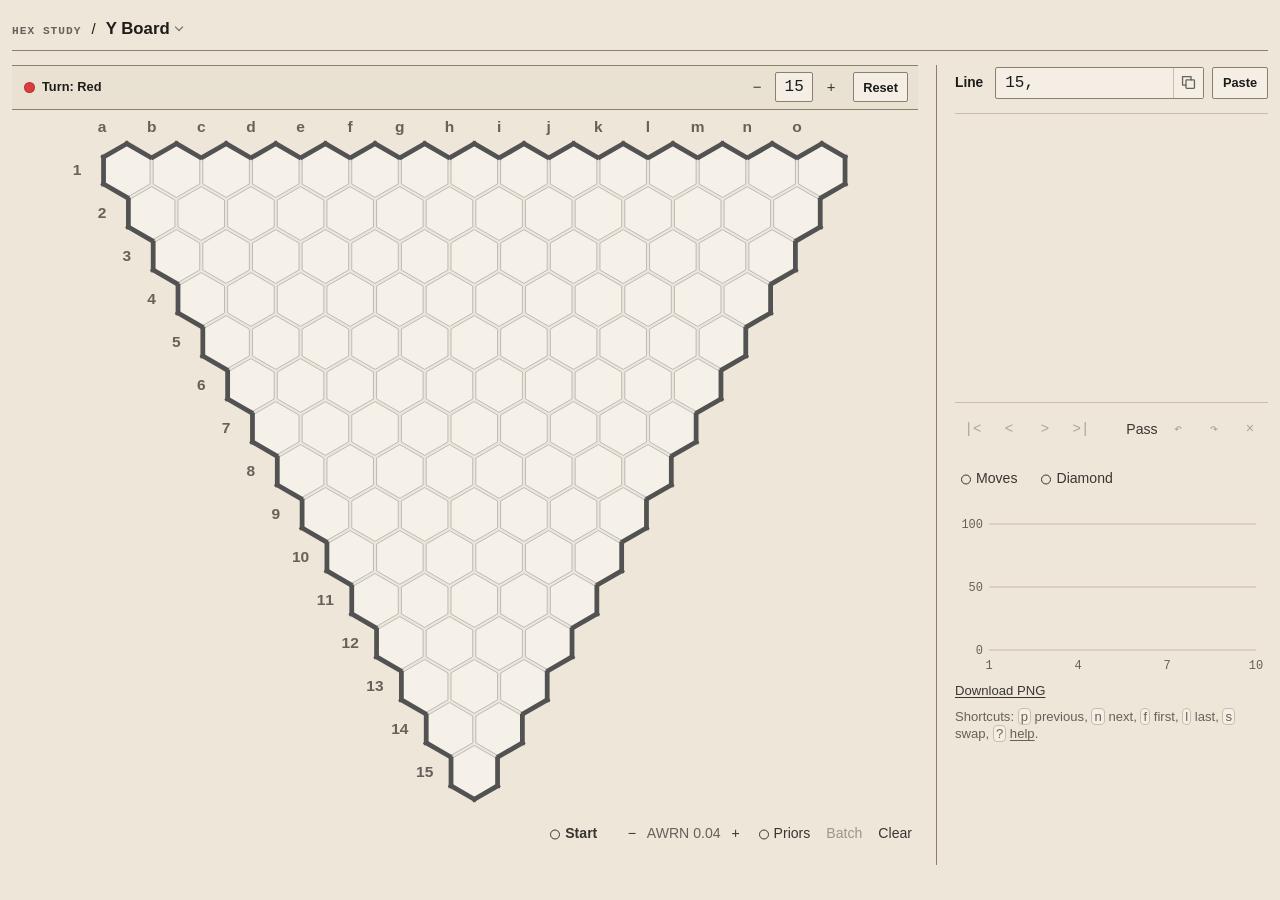
<file: docs/y.html>
<!doctype html>
<html lang="en">
  <head>
    <meta charset="utf-8">
    <meta name="viewport" content="width=device-width, initial-scale=1">
    <title>Y Board</title>
    <link rel="icon" href="./favicon.svg" type="image/svg+xml">
    <style media="(prefers-reduced-motion: no-preference)">
      @view-transition { navigation: auto; }
    </style>
    <link rel="stylesheet" href="./styles.css">
    <link rel="expect" href="#tool-ready" blocking="render" media="(prefers-reduced-motion: no-preference)">
  </head>
  <body>
    <main class="page study-page-wide board-editor-page y-page" data-game="y">
      <header class="hero">
        <a class="site-mark" href="./index.html">Hex Study</a>
        <span class="header-sep" aria-hidden="true">/</span>
        <nav class="related-nav" aria-label="Board editors">
          <h1><button class="related-menu-toggle" type="button" aria-expanded="false" aria-controls="related-menu-links">Y Board</button></h1>
          <div id="related-menu-links" class="related-menu-links" hidden>
            <a href="./hex.html">Hex Board</a>
            <a href="./yavalath.html">Yavalath Board</a>
            <a href="./benty.html">Bent-Y Board</a>
          </div>
        </nav>
      </header>

      <section class="layout study-layout-wide">
        <section class="board-panel">
          <div class="board-topbar">
            <p id="y-status" class="turn-indicator">Turn: Red</p>
            <div class="board-topbar-controls">
              <div class="board-size-control">
                <div id="size-stepper" class="board-size-stepper" role="group" aria-label="Board size">
                  <button id="size-prev-btn" class="study-nav-btn" type="button" aria-label="Smaller board">−</button>
                  <input id="size-input" class="board-size-input" type="text" inputmode="numeric" pattern="[0-9]*" autocomplete="off" value="15" aria-label="Board size">
                  <button id="size-next-btn" class="study-nav-btn" type="button" aria-label="Larger board">+</button>
                </div>
              </div>
              <div class="board-controls">
                <button id="reset-btn" class="board-reset" type="button">Reset</button>
              </div>
            </div>
          </div>
          <div class="board-analysis-stage">
            <svg id="board" class="board study-board-wide y-board" aria-label="Y board editor"></svg>
            <div class="board-analysis-readout">
              <div class="analysis-metrics">
                <p id="analysis-summary" aria-live="off" hidden>0 visits · – visits/s</p>
                <p id="analysis-runtime" hidden></p>
                <p id="analysis-status" role="status"></p>
              </div>
            </div>
          </div>
          <div class="analysis-toolbar">
            <div class="analysis-run-controls">
              <button id="analysis-toggle" class="text-control" type="button" aria-pressed="false" aria-keyshortcuts="Space" disabled>Start</button>
            </div>
            <div id="analysis-settings" class="analysis-settings">
              <div class="analysis-noise-controls" role="group" aria-label="AnalysisWideRootNoise">
                <button id="analysis-noise-down" class="text-control analysis-noise-step" type="button" aria-label="Decrease AWRN" disabled>−</button>
                <span id="analysis-noise" title="AnalysisWideRootNoise">AWRN 0.04</span>
                <button id="analysis-noise-up" class="text-control analysis-noise-step" type="button" aria-label="Increase AWRN" disabled>+</button>
              </div>
              <button id="analysis-priors" class="text-control" type="button" aria-pressed="false" disabled>Priors</button>
              <button id="analysis-batch" class="text-control" type="button" aria-label="Batch analysis of current sequence of moves" aria-keyshortcuts="Shift+B" disabled>Batch</button>
              <button id="analysis-clear-cache" class="text-control" type="button" aria-label="Clear analysis cache" disabled>Clear</button>
            </div>
          </div>
        </section>

        <section class="detail-panel study-detail-panel-wide">
          <div class="detail-section">
            <div class="detail-inline-row canonical-row">
              <h2>Line</h2>
              <div class="line-load-row">
                <div class="line-copy-field">
                  <input id="current-line" class="line-input" type="text" spellcheck="false" autocomplete="off" autocapitalize="none" value="15," aria-label="Line">
                  <button id="line-copy-btn" class="line-copy-btn" type="button" aria-label="Copy line" data-copy-label="Copy">
                    <svg class="copy-icon" viewBox="0 0 20 20" aria-hidden="true" focusable="false">
                      <g class="copy-mark">
                        <rect x="7" y="7" width="10" height="10" rx="1"/>
                        <path d="M13 7V3H3v10h4"/>
                      </g>
                      <path class="copy-success" d="M4 10l4 4 8-9"/>
                      <path class="copy-failure" d="M10 4v8m0 3v.5"/>
                    </svg>
                  </button>
                </div>
                <button id="line-load-btn" class="line-load-btn" type="button">Paste</button>
              </div>
              <span id="copy-status" class="visually-hidden" role="status"></span>
            </div>
            <div class="move-list-nav-stack">
              <div id="move-list" class="move-list" aria-label="Move list"></div>
              <div id="move-nav" class="study-nav" role="group" aria-label="Move navigation">
                <div class="study-nav-group">
                  <button id="move-first-btn" class="study-nav-btn" type="button" aria-label="Start">|&lt;</button>
                  <button id="move-prev-btn" class="study-nav-btn" type="button" aria-label="Previous move">&lt;</button>
                  <button id="move-next-btn" class="study-nav-btn" type="button" aria-label="Next move">&gt;</button>
                  <button id="move-last-btn" class="study-nav-btn" type="button" aria-label="End">&gt;|</button>
                </div>
                <div class="study-nav-group study-nav-secondary-group">
                  <button id="move-pass-btn" class="study-nav-btn move-pass-btn" type="button" tabindex="-1">Pass</button>
                  <button id="move-undo-btn" class="study-nav-btn" type="button" aria-label="Undo edit" title="Undo edit">↶</button>
                  <button id="move-redo-btn" class="study-nav-btn" type="button" aria-label="Redo edit" title="Redo edit">↷</button>
                  <button id="move-delete-btn" class="study-nav-btn" type="button" aria-label="Delete tail" title="Delete tail">×</button>
                </div>
              </div>
            </div>
            <div class="board-display-controls" role="group" aria-label="Board display">
              <button id="move-numbers-btn" class="text-control" type="button" aria-pressed="false" aria-label="Moves: show move numbers" aria-keyshortcuts="M">Moves</button>
              <button id="orientation-diamond-btn" class="text-control" type="button" aria-pressed="false" aria-label="Diamond orientation" aria-keyshortcuts="Shift+O">Diamond</button>
            </div>
            <div id="analysis-graph-wrap" class="analysis-graph-wrap">
              <svg id="analysis-graph" class="analysis-eval-graph" tabindex="0" role="group" aria-label="Red win probability by move. Click to navigate; arrow keys move backward or forward."></svg>
              <div id="analysis-graph-card" class="board-graph-card" hidden></div>
            </div>
            <p id="export-png-link" class="meta-copy"><a href="#">Download PNG</a></p>
            <p id="shortcut-hint" class="meta-copy shortcut-hint">Shortcuts: <kbd>p</kbd> previous, <kbd>n</kbd> next, <kbd>f</kbd> first, <kbd>l</kbd> last, <kbd>s</kbd> swap, <kbd>?</kbd> <button id="shortcut-help-link" class="shortcut-help-link" type="button" popovertarget="shortcut-help-popover" popovertargetaction="toggle" aria-controls="shortcut-help-popover" aria-expanded="false">help</button>.</p>
            <div id="shortcut-help-popover" class="shortcut-help-popover" popover></div>
            <p id="line-status" class="meta-copy"></p>
          </div>
        </section>
      </section>


      <script src="./position.js"></script>
      <script src="./ui/study.js"></script>
      <script src="./move_tree.js"></script>
      <script src="./board_editor.js"></script>
      <script src="./board_render.js"></script>
      <script src="./board_graph_preview.js"></script>
      <script src="./ui/board_analysis.js"></script>
      <script src="./board_geometry.js"></script>
      <script src="./ui/shaped_board.js"></script>
      <span id="tool-ready" hidden></span>
    </main>
    <script type="module" src="https://static.cloudflareinsights.com/beacon.min.js" data-cf-beacon='{"token": "e1156a581aca4e9bb358a3655fc3714b"}'></script>
  </body>
</html>
</file>
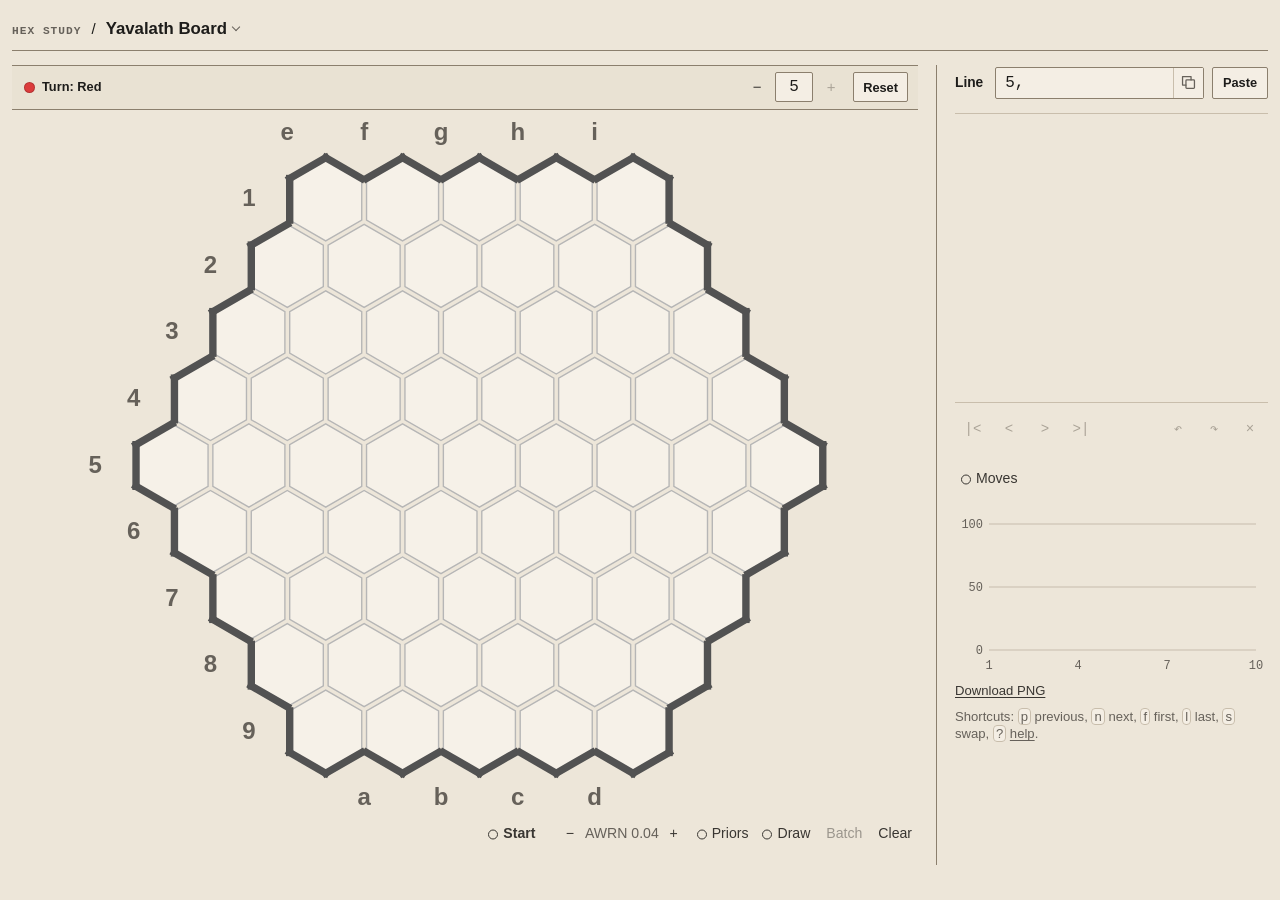
<file: docs/yavalath.html>
<!doctype html>
<html lang="en">
  <head>
    <meta charset="utf-8">
    <meta name="viewport" content="width=device-width, initial-scale=1">
    <title>Yavalath Board</title>
    <link rel="icon" href="./favicon.svg" type="image/svg+xml">
    <style media="(prefers-reduced-motion: no-preference)">
      @view-transition { navigation: auto; }
    </style>
    <link rel="stylesheet" href="./styles.css">
    <link rel="expect" href="#tool-ready" blocking="render" media="(prefers-reduced-motion: no-preference)">
  </head>
  <body>
    <main class="page study-page-wide board-editor-page yavalath-page" data-game="yavalath">
      <header class="hero">
        <a class="site-mark" href="./index.html">Hex Study</a>
        <span class="header-sep" aria-hidden="true">/</span>
        <nav class="related-nav" aria-label="Board editors">
          <h1><button class="related-menu-toggle" type="button" aria-expanded="false" aria-controls="related-menu-links">Yavalath Board</button></h1>
          <div id="related-menu-links" class="related-menu-links" hidden>
            <a href="./hex.html">Hex Board</a>
            <a href="./y.html">Y Board</a>
            <a href="./benty.html">Bent-Y Board</a>
          </div>
        </nav>
      </header>

      <section class="layout study-layout-wide">
        <section class="board-panel">
          <div class="board-topbar">
            <p id="yavalath-status" class="turn-indicator">Turn: Red</p>
            <div class="board-topbar-controls">
              <div class="board-size-control">
                <div id="size-stepper" class="board-size-stepper" role="group" aria-label="Board size">
                  <button id="size-prev-btn" class="study-nav-btn" type="button" aria-label="Smaller board">−</button>
                  <input id="size-input" class="board-size-input" type="text" inputmode="numeric" pattern="[0-9]*" autocomplete="off" value="5" aria-label="Board size">
                  <button id="size-next-btn" class="study-nav-btn" type="button" aria-label="Larger board">+</button>
                </div>
              </div>
              <div class="board-controls">
                <button id="reset-btn" class="board-reset" type="button">Reset</button>
              </div>
            </div>
          </div>
          <div class="board-analysis-stage">
            <svg id="board" class="board study-board-wide yavalath-board" aria-label="Yavalath board editor"></svg>
            <div class="board-analysis-readout">
              <div class="analysis-metrics">
                <p id="analysis-summary" aria-live="off" hidden>0 visits · – visits/s</p>
                <p id="analysis-runtime" hidden></p>
                <p id="analysis-status" role="status"></p>
              </div>
            </div>
          </div>
          <div class="analysis-toolbar">
            <div class="analysis-run-controls">
              <button id="analysis-toggle" class="text-control" type="button" aria-pressed="false" aria-keyshortcuts="Space" disabled>Start</button>
            </div>
            <div id="analysis-settings" class="analysis-settings">
              <div class="analysis-noise-controls" role="group" aria-label="AnalysisWideRootNoise">
                <button id="analysis-noise-down" class="text-control analysis-noise-step" type="button" aria-label="Decrease AWRN" disabled>−</button>
                <span id="analysis-noise" title="AnalysisWideRootNoise">AWRN 0.04</span>
                <button id="analysis-noise-up" class="text-control analysis-noise-step" type="button" aria-label="Increase AWRN" disabled>+</button>
              </div>
              <button id="analysis-priors" class="text-control" type="button" aria-pressed="false" disabled>Priors</button>
              <button id="analysis-draw" class="text-control" type="button" aria-pressed="false" disabled>Draw</button>
              <button id="analysis-batch" class="text-control" type="button" aria-label="Batch analysis of current sequence of moves" aria-keyshortcuts="Shift+B" disabled>Batch</button>
              <button id="analysis-clear-cache" class="text-control" type="button" aria-label="Clear analysis cache" disabled>Clear</button>
            </div>
          </div>
        </section>

        <section class="detail-panel study-detail-panel-wide">
          <div class="detail-section">
            <div class="detail-inline-row canonical-row">
              <h2>Line</h2>
              <div class="line-load-row">
                <div class="line-copy-field">
                  <input id="current-line" class="line-input" type="text" spellcheck="false" autocomplete="off" autocapitalize="none" value="5," aria-label="Line">
                  <button id="line-copy-btn" class="line-copy-btn" type="button" aria-label="Copy line" data-copy-label="Copy">
                    <svg class="copy-icon" viewBox="0 0 20 20" aria-hidden="true" focusable="false">
                      <g class="copy-mark">
                        <rect x="7" y="7" width="10" height="10" rx="1"/>
                        <path d="M13 7V3H3v10h4"/>
                      </g>
                      <path class="copy-success" d="M4 10l4 4 8-9"/>
                      <path class="copy-failure" d="M10 4v8m0 3v.5"/>
                    </svg>
                  </button>
                </div>
                <button id="line-load-btn" class="line-load-btn" type="button">Paste</button>
              </div>
              <span id="copy-status" class="visually-hidden" role="status"></span>
            </div>
            <div class="move-list-nav-stack">
              <div id="move-list" class="move-list" aria-label="Move list"></div>
              <div id="move-nav" class="study-nav" role="group" aria-label="Move navigation">
                <div class="study-nav-group">
                  <button id="move-first-btn" class="study-nav-btn" type="button" aria-label="Start">|&lt;</button>
                  <button id="move-prev-btn" class="study-nav-btn" type="button" aria-label="Previous move">&lt;</button>
                  <button id="move-next-btn" class="study-nav-btn" type="button" aria-label="Next move">&gt;</button>
                  <button id="move-last-btn" class="study-nav-btn" type="button" aria-label="End">&gt;|</button>
                </div>
                <div class="study-nav-group study-nav-secondary-group">
                  <button id="move-pass-btn" class="study-nav-btn move-pass-btn" type="button" tabindex="-1">Pass</button>
                  <button id="move-undo-btn" class="study-nav-btn" type="button" aria-label="Undo edit" title="Undo edit">↶</button>
                  <button id="move-redo-btn" class="study-nav-btn" type="button" aria-label="Redo edit" title="Redo edit">↷</button>
                  <button id="move-delete-btn" class="study-nav-btn" type="button" aria-label="Delete tail" title="Delete tail">×</button>
                </div>
              </div>
            </div>
            <div class="board-display-controls" role="group" aria-label="Board display">
              <button id="move-numbers-btn" class="text-control" type="button" aria-pressed="false" aria-label="Moves: show move numbers" aria-keyshortcuts="M">Moves</button>
            </div>
            <div id="analysis-graph-wrap" class="analysis-graph-wrap">
              <svg id="analysis-graph" class="analysis-eval-graph" tabindex="0" role="group" aria-label="Red expected score and draw probability by move. Click to navigate; arrow keys move backward or forward."></svg>
              <div id="analysis-graph-card" class="board-graph-card" hidden></div>
            </div>
            <p id="export-png-link" class="meta-copy"><a href="#">Download PNG</a></p>
            <p id="shortcut-hint" class="meta-copy shortcut-hint">Shortcuts: <kbd>p</kbd> previous, <kbd>n</kbd> next, <kbd>f</kbd> first, <kbd>l</kbd> last, <kbd>s</kbd> swap, <kbd>?</kbd> <button id="shortcut-help-link" class="shortcut-help-link" type="button" popovertarget="shortcut-help-popover" popovertargetaction="toggle" aria-controls="shortcut-help-popover" aria-expanded="false">help</button>.</p>
            <div id="shortcut-help-popover" class="shortcut-help-popover" popover></div>
            <p id="line-status" class="meta-copy"></p>
          </div>
        </section>
      </section>


      <script src="./position.js"></script>
      <script src="./ui/study.js"></script>
      <script src="./move_tree.js"></script>
      <script src="./board_editor.js"></script>
      <script src="./board_render.js"></script>
      <script src="./board_graph_preview.js"></script>
      <script src="./ui/board_analysis.js"></script>
      <script src="./board_geometry.js"></script>
      <script src="./yavalath_rules.js"></script>
      <script src="./ui/shaped_board.js"></script>
      <span id="tool-ready" hidden></span>
    </main>
    <script type="module" src="https://static.cloudflareinsights.com/beacon.min.js" data-cf-beacon='{"token": "e1156a581aca4e9bb358a3655fc3714b"}'></script>
  </body>
</html>
</file>
<file: docs/styles.css>
:root {
  --bg: #ede6d9;
  --surface: #f4eee4;
  --surface-hover: #faf6ee;
  --surface-muted: #e9e2d3;
  --line: #c9beac;
  --line-strong: #8b7f6d;
  --ink: #1d1c1a;
  --muted: #66615a;
  --link: #393632;
  --focus: #5f584e;
  --disabled: #aaa397;
  --font-ui: ui-sans-serif, -apple-system, BlinkMacSystemFont, "Segoe UI", sans-serif;
  --font-mono: "SFMono-Regular", Menlo, Consolas, "Liberation Mono", monospace;
  --red: rgb(220, 60, 60);
  --red-text: rgb(194, 47, 47);
  --blue: rgb(40, 100, 220);
  --blue-text: rgb(35, 85, 195);
  --grid-edge: rgb(182, 182, 182);
  --radius: 2px;
  --control-height: 30px;
}

* {
  box-sizing: border-box;
}

body {
  margin: 0;
  min-height: 100vh;
  color: var(--ink);
  background: var(--bg);
  font-family: var(--font-ui);
  font-size: 15px;
  line-height: 1.45;
}

a {
  color: var(--link);
  text-underline-offset: 0.16em;
}

a:hover {
  color: var(--ink);
}

code,
input,
.move-list,
.study-nav,
.match-select {
  font-family: var(--font-mono);
}

.page {
  width: min(1180px, calc(100% - 32px));
  margin: 0 auto;
  padding: 18px 0 24px;
}

.home-page {
  width: min(820px, calc(100% - 32px));
}

.home-page .page-footer {
  padding-top: 0;
  border-top: 0;
}

.page-footer {
  margin-top: 14px;
  padding-top: 10px;
  border-top: 1px solid var(--line);
  text-align: center;
  color: var(--muted);
  font-size: 0.8rem;
}

.footer-sep {
  margin: 0 8px;
  color: var(--muted);
}

.hero {
  display: flex;
  align-items: baseline;
  gap: 10px;
  margin-bottom: 14px;
  padding-bottom: 10px;
  border-bottom: 1px solid var(--line-strong);
}

.hero h1 {
  margin: 0;
  font-size: 1.05rem;
  font-weight: 600;
  line-height: 1.2;
}

.site-mark {
  color: var(--muted);
  font-family: var(--font-mono);
  font-size: 0.7rem;
  font-weight: 700;
  letter-spacing: 0.09em;
  text-decoration: none;
  text-transform: uppercase;
}

.site-mark:hover {
  color: var(--ink);
}

.related-nav {
  position: relative;
  font-size: 0.8rem;
}

::view-transition-group(root) {
  animation-duration: 120ms;
}

.related-menu-toggle {
  display: flex;
  align-items: center;
  gap: 6px;
  padding: 0;
  border: 0;
  background: transparent;
  color: var(--ink);
  font: inherit;
}

.related-menu-toggle::after {
  content: "";
  width: 5px;
  height: 5px;
  border-right: 1px solid var(--muted);
  border-bottom: 1px solid var(--muted);
  transform: translateY(-2px) rotate(45deg);
}

.related-menu-toggle[aria-expanded="true"]::after {
  transform: translateY(1px) rotate(225deg);
}

.related-menu-toggle:hover {
  background: transparent;
  text-decoration: underline;
  text-underline-offset: 0.16em;
}

.related-menu-links {
  position: absolute;
  z-index: 10;
  top: calc(100% + 7px);
  left: 0;
  min-width: 100%;
  padding: 4px;
  border: 1px solid var(--line-strong);
  border-radius: var(--radius);
  background: var(--surface);
  box-shadow: 0 3px 10px rgb(29 28 26 / 0.12);
}

.related-menu-links a {
  display: block;
  padding: 8px 9px;
  color: var(--ink);
  text-decoration: none;
  white-space: nowrap;
}

.related-menu-links a:hover {
  background: var(--surface-muted);
}

.home-hero {
  display: block;
  padding: 32px 0 22px;
  border-bottom: 0;
}

.home-hero h1 {
  font-size: clamp(2rem, 4.5vw, 2.6rem);
  font-weight: 600;
  line-height: 1.05;
  letter-spacing: -0.025em;
}

.update-date {
  margin: 24px 0 10px;
  font-size: 1rem;
  font-weight: 600;
}

.update-content p {
  margin: 0;
}

.update-links {
  display: grid;
  grid-template-columns: repeat(2, minmax(0, max-content));
  gap: 5px 20px;
  margin-top: 8px;
}

.update-links a {
  color: var(--ink);
  font-weight: 600;
}

.landing-row h2 a.update-title-link {
  text-decoration: underline;
}

.update-content ul {
  margin: 8px 0 0;
  padding-left: 1.2em;
  color: var(--muted);
}

.update-content li + li {
  margin-top: 5px;
}

.update-content strong {
  color: var(--ink);
  font-weight: 600;
}

.result-page h2 {
  margin: 28px 0 8px;
  font-size: 1.1rem;
}

.result-page p {
  max-width: 70ch;
}

.result-value {
  font-family: var(--font-mono);
  overflow-wrap: anywhere;
}

.result-source {
  margin: 16px 0;
  font-weight: 600;
}

.strategy-example {
  max-width: 70ch;
  margin: 16px 0;
  padding: 12px 16px;
  border-left: 3px solid var(--line-strong);
  background: var(--surface);
}

.strategy-example h3 {
  margin: 0;
  font-size: 0.95rem;
}

.strategy-example p {
  margin: 8px 0 0;
}

.policy-inspector {
  display: grid;
  grid-template-columns: minmax(0, 1fr) minmax(0, 1fr);
  gap: 16px;
  margin-top: 16px;
}

.policy-inspector[hidden] {
  display: none;
}

.policy-board {
  display: block;
  width: 100%;
  max-width: 300px;
}

.policy-board .cell-text {
  font-size: 10px;
  font-weight: 600;
}

.policy-history,
.policy-note {
  color: var(--muted);
  font-size: 0.82rem;
}

.policy-history {
  display: flex;
  flex-wrap: wrap;
  gap: 2px;
  margin-top: 8px;
  min-height: calc(1.45em + 4px);
}

.policy-history button {
  min-height: 0;
  padding: 2px 4px;
  border: 0;
  background: transparent;
  color: var(--link);
  font-family: var(--font-mono);
  font-size: 0.82rem;
  font-weight: 400;
}

.policy-history button[aria-current="step"] {
  background: var(--surface-muted);
  font-weight: 600;
}

.policy-history button.policy-history-future {
  text-decoration: underline dotted;
  text-underline-offset: 3px;
}

.policy-history button.policy-history-red {
  color: rgb(175, 38, 38);
}

.policy-history button.policy-history-blue {
  color: var(--blue-text);
}

.policy-status {
  min-height: 1.4em;
  font-size: 0.9rem;
}

.policy-warning {
  color: var(--muted);
  font-size: 0.85rem;
}

.policy-outcomes,
.policy-navigation,
.policy-player {
  display: flex;
  flex-wrap: wrap;
  gap: 5px;
  margin-top: 8px;
}

.policy-outcomes[hidden] {
  display: none;
}

.policy-outcomes button,
.policy-navigation button {
  padding: 5px 8px;
  font-variant-numeric: tabular-nums;
}

.policy-player button[aria-pressed="true"] {
  background: var(--surface-muted);
  border-color: currentColor;
}

.policy-player #policy-red {
  color: rgb(175, 38, 38);
}

.policy-player #policy-blue {
  color: var(--blue-text);
}

.policy-board .policy-move,
.policy-board .policy-last-probe {
  cursor: pointer;
}

.result-boards {
  display: grid;
  grid-template-columns: repeat(auto-fit, minmax(min(100%, 240px), 1fr));
  gap: 12px;
  max-width: 70ch;
}

.result-board {
  min-width: 0;
  margin: 0;
}

.result-hex-board {
  display: block;
  width: 100%;
  max-width: 380px;
}

.result-hex-board .cell-text {
  font-size: 9px;
  font-variant-numeric: tabular-nums;
}

.result-board details {
  color: var(--muted);
  font-size: 0.82rem;
}

.result-board summary {
  cursor: pointer;
}

.result-data {
  width: 100%;
  border-collapse: collapse;
  font-size: 0.85rem;
  text-align: center;
  font-variant-numeric: tabular-nums;
}

.result-data caption {
  margin-bottom: 8px;
  font-weight: 600;
  text-align: left;
}

.result-data th,
.result-data td {
  padding: 8px 4px;
}

.result-data th {
  color: var(--muted);
  font-weight: 500;
}

.result-data td {
  border: 1px solid var(--line);
  background: var(--surface);
  color: var(--ink);
}

.layout {
  display: grid;
  grid-template-columns: minmax(0, 1.58fr) minmax(280px, 0.74fr);
  gap: 0;
  align-items: stretch;
}

.landing-grid {
  display: grid;
  grid-template-columns: 1fr;
  gap: 0;
  border-top: 1px solid var(--line-strong);
}

.home-related {
  margin: 28px 0;
  color: var(--muted);
}

.home-related h2 {
  margin: 0 0 8px;
  font-size: 0.86rem;
  font-weight: 600;
}

.home-related .landing-row {
  padding: 12px 0;
}

.home-related .landing-row:first-of-type {
  border-top: 1px solid var(--line);
}

.landing-row {
  display: grid;
  grid-template-columns: minmax(180px, 0.7fr) minmax(0, 1.3fr);
  gap: 24px;
  align-items: baseline;
  padding: 18px 0;
  border-bottom: 1px solid var(--line);
}

.home-tools .landing-row {
  grid-template-columns: minmax(16rem, 0.7fr) minmax(0, 1.3fr);
}

.home-tools .landing-row h2 a {
  padding-block: 4px;
}

.landing-row h2,
.landing-row h3 {
  margin: 0;
  font-size: 1rem;
  font-weight: 600;
}

.landing-row h2 a,
.landing-row h3 a {
  color: var(--ink);
  text-decoration: none;
}

.landing-row h2 a:hover,
.landing-row h3 a:hover {
  color: var(--link);
  text-decoration: underline;
}

.landing-row .support-copy {
  margin: 0;
}

.link-tag {
  display: inline-block;
  margin-left: 5px;
  padding: 1px 5px;
  border: 1px solid var(--line);
  border-radius: 4px;
  color: var(--muted);
  font-size: 0.68rem;
  font-weight: 400;
  line-height: 1.4;
  vertical-align: middle;
  white-space: nowrap;
}

.editor-inline-links a {
  display: inline-block;
}

.inline-sep {
  margin: 0 6px;
  color: var(--muted);
}

.board-panel {
  position: relative;
  padding: 0 18px 16px 0;
}

.board-topbar {
  display: flex;
  flex-wrap: wrap;
  justify-content: space-between;
  align-items: center;
  gap: 16px;
  min-height: 45px;
  margin: 0 0 8px;
  padding: 6px 10px 6px 12px;
  border-top: 1px solid var(--line-strong);
  border-bottom: 1px solid var(--line-strong);
  background: var(--surface-muted);
}

.board-controls {
  display: flex;
  flex-wrap: wrap;
  justify-content: flex-end;
  align-items: center;
  gap: 6px;
  margin-left: auto;
}

.board-topbar-controls {
  display: flex;
  flex-wrap: wrap;
  align-items: center;
  justify-content: flex-end;
  gap: 8px;
  margin-left: auto;
}

.board-editor-page .board-topbar {
  gap: 8px;
}

.board-editor-page .board-controls {
  margin-left: 0;
}

.board-size-control .board-size-stepper {
  gap: 4px;
}

.board-size-control .study-nav-btn {
  min-width: 28px;
  min-height: var(--control-height);
  touch-action: none;
}

.board-size-control .board-size-input {
  flex-basis: 38px;
  width: 38px;
  height: var(--control-height);
  padding: 3px 6px;
  font-size: 16px;
}

.analysis-model-choice {
  max-width: 120px;
  min-height: var(--control-height);
  border: 0;
  border-radius: 0;
  padding: 3px 6px;
  background: transparent;
  color: var(--ink);
  font: inherit;
  font-size: 0.88rem;
}

@media (hover: hover) {
  .analysis-model-choice:hover {
    background: var(--surface-muted);
  }
}

.board-analysis-stage {
  position: relative;
}

.board-analysis-readout {
  position: absolute;
  top: 8px;
  right: 8px;
  max-width: 38%;
  pointer-events: none;
  text-align: right;
}

.y-page .board-analysis-readout,
.yavalath-page .board-analysis-readout,
.benty-page .board-analysis-readout {
  top: auto;
  bottom: 8px;
}

.analysis-metrics {
  display: flex;
  flex-direction: column;
  align-items: flex-end;
}

.board-analysis-readout p {
  margin: 0 0 4px;
  margin-left: auto;
  width: max-content;
  max-width: 100%;
  color: var(--muted);
  font-size: 0.76rem;
  line-height: 1.3;
}

.board-analysis-readout p:empty {
  display: none;
}

.analysis-toolbar {
  display: flex;
  margin-top: 6px;
  flex-wrap: wrap;
  align-items: center;
  justify-content: flex-end;
  gap: 6px 12px;
}

.analysis-run-controls,
.analysis-settings,
.analysis-noise-controls {
  display: flex;
  flex: none;
  align-items: center;
}

.analysis-run-controls {
  gap: 6px;
}

.analysis-settings {
  gap: 2px;
}

.analysis-noise-controls {
  white-space: nowrap;
}

#analysis-noise {
  color: var(--muted);
}

#analysis-toggle {
  min-width: 62px;
  font-weight: 600;
}

#analysis-toggle::before {
  border-width: 1.5px;
}

.text-control {
  display: inline-flex;
  align-items: center;
  justify-content: center;
  min-height: var(--control-height);
  padding: 3px 6px;
  border: 0;
  border-radius: 0;
  background: transparent;
  color: var(--link);
  font: inherit;
}

.text-control,
#analysis-noise {
  font-size: 0.88rem;
  line-height: 1.35;
}

.text-controls {
  display: flex;
  flex-wrap: wrap;
  align-items: center;
  gap: 2px;
  touch-action: manipulation;
  -webkit-touch-callout: none;
  -webkit-user-select: none;
  user-select: none;
}

.board-controls > .text-controls {
  flex-wrap: nowrap;
}

.text-control:not(:disabled):hover,
.text-control:not(:disabled):focus-visible,
.text-control:not(:disabled).is-holding {
  background: var(--surface-muted);
}

#analysis-batch {
  min-width: 52px;
}

.analysis-noise-step {
  min-width: 30px;
  touch-action: none;
  -webkit-touch-callout: none;
  -webkit-user-select: none;
  user-select: none;
}

.text-control[aria-pressed]::before {
  flex: none;
  width: 8px;
  height: 8px;
  margin-right: 5px;
  border: 1px solid currentColor;
  border-radius: 50%;
  transform: translateY(0.5px);
  content: "";
}

.text-control[aria-pressed="true"]::before {
  background: currentColor;
}

.detail-panel {
  min-width: 0;
  padding: 2px 0 0 18px;
  border-left: 1px solid var(--line-strong);
  display: grid;
  align-content: start;
  gap: 20px;
}

.input-row {
  display: flex;
  gap: 10px;
  align-items: center;
  margin-bottom: 8px;
}

.board {
  width: 100%;
  min-height: 560px;
  display: block;
  touch-action: manipulation;
  -webkit-touch-callout: none;
  -webkit-user-select: none;
  user-select: none;
}

.joseki-board {
  min-height: 620px;
}

.board-editor-page .study-board-wide {
  height: auto;
  min-height: 0;
  max-height: max(240px, calc(100vh - 205px));
  aspect-ratio: auto;
}

.study-board-wide .cell-text,
.study-board-wide .board-pv-label {
  font-size: var(--study-cell-font-size, 12px);
}

.study-board-wide .cell-stack-text {
  font-size: var(--study-stack-font-size, 12px);
}

.study-board-wide .coord-text {
  font-size: var(--study-coord-font-size, 13px);
}

button {
  border: 1px solid var(--line-strong);
  background: var(--surface);
  color: var(--ink);
  border-radius: var(--radius);
  padding: 8px 11px;
  font: inherit;
  font-size: 0.8rem;
  font-weight: 600;
  line-height: 1.2;
  cursor: pointer;
  touch-action: manipulation;
  transition: background-color 100ms ease, border-color 100ms ease, color 100ms ease;
}

button:where(:not(:disabled):not([aria-disabled="true"])):hover {
  background: var(--surface-hover);
  border-color: var(--line-strong);
}

button:disabled {
  cursor: default;
  opacity: 0.45;
}

.board-reset,
.board-end-turn,
.board-random,
.line-load-btn {
  height: var(--control-height);
  padding: 6px 9px;
}

.board-end-turn[aria-disabled="true"] {
  cursor: default;
  opacity: 0.45;
}

.board-end-turn:not([aria-disabled="true"]) {
  border-color: var(--ink);
  background: var(--ink);
  color: var(--surface);
}

.board-end-turn:not([aria-disabled="true"]):hover {
  border-color: var(--ink);
  background: var(--link);
}

.mode-toggle {
  display: flex;
  gap: 3px;
  padding: 0;
  touch-action: manipulation;
  -webkit-touch-callout: none;
  -webkit-user-select: none;
  user-select: none;
}

.mode-btn {
  display: inline-flex;
  position: relative;
  isolation: isolate;
  align-items: center;
  justify-content: center;
  min-width: 34px;
  width: 34px;
  min-height: 34px;
  height: 34px;
  margin: 0;
  padding: 0;
  border: 0;
  border-radius: 50%;
  background: transparent;
  font-size: 0.88rem;
  font-weight: 400;
  line-height: 1.35;
}

.mode-btn::before {
  position: absolute;
  z-index: -1;
  inset: 2px;
  border-radius: 50%;
  content: "";
  pointer-events: none;
  transition: background-color 100ms ease;
}

.mode-btn:focus-visible {
  outline-offset: 1px;
}

.mode-btn.is-active {
  color: var(--surface);
  font-weight: 600;
}

.mode-btn.is-active::before {
  background: var(--ink);
}

.mode-btn:hover {
  background: transparent;
}

.mode-btn:not(:disabled):hover::before {
  background: var(--surface-muted);
}

.mode-btn.is-active:not(:disabled):hover::before {
  background: var(--link);
}

.turn-indicator {
  display: flex;
  align-items: center;
  gap: 7px;
  margin: 0;
  color: var(--ink);
  font-size: 0.8rem;
  font-weight: 600;
}

.turn-indicator::before {
  width: 9px;
  height: 9px;
  border: 1px solid rgba(0, 0, 0, 0.18);
  border-radius: 50%;
  background: var(--line-strong);
  content: "";
}

.turn-indicator.turn-red::before {
  background: var(--red);
}

.turn-indicator.turn-blue::before {
  background: var(--blue);
}

input {
  flex: 1;
  min-width: 0;
  border-radius: var(--radius);
  border: 1px solid var(--line-strong);
  padding: 9px 10px;
  background: var(--surface);
  color: var(--ink);
  font-size: 0.88rem;
}

input:focus-visible,
select:focus-visible,
button:not([aria-disabled="true"]):focus-visible,
a:focus-visible {
  outline: 2px solid var(--focus);
  outline-offset: 2px;
}

.board-size-input {
  flex: 0 0 46px;
  width: 46px;
  text-align: center;
}

.board-size-stepper {
  display: flex;
  align-items: center;
  gap: 6px;
  touch-action: manipulation;
  -webkit-touch-callout: none;
  user-select: none;
}

.field-label {
  display: block;
  margin-bottom: 8px;
  color: var(--muted);
  font-size: 0.82rem;
  font-weight: 600;
}

.detail-section {
  min-width: 0;
  padding: 0 0 20px;
  background: transparent;
  border: 0;
  border-bottom: 1px solid var(--line);
}

.detail-section:last-child {
  border-bottom: 0;
}

.info-section .support-copy {
  font-size: 0.86rem;
  line-height: 1.45;
}

.symmetry-section h2 {
  margin: 0 0 12px;
}

.symmetry-grid {
  display: flex;
  flex-wrap: wrap;
  gap: 6px;
}

.symmetry-btn {
  min-width: 34px;
}

.detail-section h2 {
  margin: 0 0 8px;
  font-size: 0.86rem;
  font-weight: 600;
}

.detail-inline-row {
  display: flex;
  align-items: center;
  gap: 12px;
}

.detail-inline-row + .detail-inline-row,
.input-row + .detail-inline-row,
.detail-inline-row + .move-list,
.detail-inline-row + .move-list-nav-stack {
  margin-top: 14px;
}

.detail-inline-row > h2 {
  margin: 0;
  flex: 0 0 auto;
}

.board-editor-page .study-nav .study-nav-btn {
  min-height: 44px;
}

.board-editor-page .line-input {
  font-size: 16px;
}

.board-display-controls {
  display: flex;
  align-items: center;
  gap: 12px;
  margin-top: 12px;
  touch-action: manipulation;
}

.canonical-row > .copyable-code {
  flex: 1;
  min-width: 0;
}

.canonical-row > .line-load-row {
  flex: 1;
  min-width: 0;
}

.line-load-row,
.copyable-code {
  --control-height: 32px;
}

.line-load-row {
  display: flex;
  align-items: stretch;
  gap: 8px;
  min-width: 0;
}

.line-input {
  height: var(--control-height);
  padding: 3px 9px;
  line-height: 1.35;
}

.line-copy-field {
  position: relative;
  display: flex;
  flex: 1;
  min-width: 0;
}

.line-copy-field > .line-input {
  width: 100%;
  padding-right: 39px;
}

.line-copy-btn {
  position: absolute;
  inset: 1px 1px 1px auto;
  display: flex;
  align-items: center;
  justify-content: center;
  width: 30px;
  padding: 0;
  border: 0;
  border-left: 1px solid var(--line);
  border-radius: 0;
  color: var(--muted);
}

.line-copy-btn:focus-visible {
  outline-offset: -2px;
}

.copy-icon {
  width: 17px;
  height: 17px;
  fill: none;
  stroke: currentColor;
  stroke-width: 1.5;
  stroke-linecap: round;
  stroke-linejoin: round;
}

.copy-icon .copy-success,
.copy-icon .copy-failure,
[data-copy-label="Copied"] .copy-mark,
[data-copy-label="Copy failed"] .copy-mark {
  display: none;
}

[data-copy-label="Copied"] .copy-success,
[data-copy-label="Copy failed"] .copy-failure {
  display: initial;
}

.line-load-btn {
  flex: 0 0 auto;
  min-width: 56px;
}

.canonical-stack {
  display: grid;
  gap: 8px;
}

.joseki-nav {
  gap: 8px;
}

.copyable-code {
  position: relative;
  display: block;
  width: 100%;
  height: var(--control-height);
  padding: 3px 39px 3px 9px;
  border-radius: var(--radius);
  border: 1px solid var(--line-strong);
  background: var(--surface);
  text-align: left;
  font-size: 16px;
  font-weight: 400;
  line-height: 1.35;
  cursor: pointer;
  font-family: var(--font-mono);
}

.copyable-code::after {
  position: absolute;
  inset: 0 0 0 auto;
  width: 30px;
  border-left: 1px solid var(--line);
  content: "";
  pointer-events: none;
}

.copy-value {
  display: block;
  white-space: nowrap;
  overflow: hidden;
  text-overflow: ellipsis;
}

.copyable-code > .copy-icon {
  position: absolute;
  top: 50%;
  right: 7px;
  color: var(--muted);
  transform: translateY(-50%);
}

.copyable-code:hover {
  border-color: var(--line-strong);
  background: var(--surface-hover);
  color: var(--ink);
}

.match-game-controls {
  width: 100%;
}

.match-select {
  width: 100%;
  min-width: 0;
  border-radius: var(--radius);
  border: 1px solid var(--line-strong);
  padding: 9px 12px;
  background: var(--surface);
  color: var(--ink);
  font-size: 0.9rem;
}

.match-player-row {
  margin-top: 8px;
  margin-bottom: 2px;
}

.match-player-label {
  font-weight: 700;
}

.match-player-label-red {
  color: var(--red-text);
}

.match-player-label-blue {
  color: var(--blue-text);
}

.match-player-name {
  color: var(--ink);
}

.match-player-sep {
  color: var(--muted);
}

.match-graph-section {
  padding: 8px 8px 6px;
}

.eval-graph-wrap {
  position: relative;
}

.analysis-graph-wrap {
  margin-top: 16px;
}

.analysis-eval-graph {
  display: block;
  width: 100%;
  height: 164px;
  cursor: pointer;
}

.analysis-graph-grid,
.analysis-graph-cursor {
  stroke: rgba(110, 89, 70, 0.3);
  stroke-width: 1;
}

.analysis-graph-cursor {
  stroke: var(--muted);
  stroke-dasharray: 3 4;
}

.board-graph-card {
  position: fixed;
  z-index: 10;
  width: min(230px, calc(100vw - 16px));
  box-sizing: border-box;
  padding: 8px;
  border: 1px solid var(--line);
  border-radius: var(--radius);
  background: rgb(246, 241, 232);
  box-shadow: 0 3px 12px rgba(0, 0, 0, 0.15);
  pointer-events: none;
}

.board-graph-card p {
  margin: 0 0 4px;
  font-size: 0.75rem;
}

.board-graph-card svg {
  display: block;
  width: 100%;
  height: 150px;
}

.eval-graph {
  display: block;
  width: 100%;
  height: 264px;
}

.eval-graph-label,
.eval-graph-axis-label {
  fill: var(--muted);
  font-family: var(--font-mono);
  font-size: 12px;
  pointer-events: none;
}

.eval-graph-hit {
  cursor: pointer;
}

.move-list {
  --move-list-ply-width: 2ch;
  display: grid;
  align-content: start;
  gap: 4px;
  margin-top: 10px;
  padding: 8px 6px 8px 0;
  border-top: 1px solid var(--line);
  border-bottom: 1px solid var(--line);
  min-height: 9.6em;
  max-height: 9.6em;
  overflow: auto;
  font-size: 0.88rem;
  line-height: 1.35;
}

.move-list-nav-stack > .move-list {
  margin-top: 0;
}

.match-player-row + .move-list-nav-stack {
  margin-top: 10px;
}

.board-editor-page .move-list,
.hex-page .move-list {
  min-height: calc((1.35em * 12) + (4px * 11) + 18px);
  max-height: calc((1.35em * 12) + (4px * 11) + 18px);
}

.move-list-row {
  display: grid;
  grid-template-columns: var(--move-list-ply-width) 1fr 1fr;
  column-gap: 10px;
  align-items: baseline;
}

.move-list-branch-row {
  grid-template-columns: var(--move-list-ply-width) minmax(0, 1fr);
  align-items: start;
  min-width: max-content;
}

.move-list-ply {
  color: var(--ink);
  font-weight: 600;
  text-align: right;
  user-select: none;
}

.move-list-move {
  min-width: 0;
}

.move-list-link {
  display: inline-block;
  text-align: left;
  font: inherit;
  cursor: pointer;
  user-select: none;
}

.move-list-link:hover {
  text-decoration: underline;
}

.move-list-link:focus-visible {
  outline: 1px solid var(--link);
  outline-offset: 2px;
}

.move-list-branch-track {
  position: relative;
  display: block;
  min-height: 1.35em;
}

.move-list-branch-cell {
  position: absolute;
  top: 0;
}

.move-list-current {
  font-weight: 700;
  text-decoration: underline;
  text-underline-offset: 2px;
}

.move-list-red {
  color: var(--red-text);
}

.move-list-blue {
  color: var(--blue-text);
}

.move-list-future {
  color: rgb(132, 132, 132);
}

.study-nav {
  display: flex;
  align-items: center;
  justify-content: space-between;
  gap: 8px;
  padding-top: 5px;
  color: var(--muted);
  font-size: 0.88rem;
  line-height: 1.35;
  touch-action: manipulation;
  -webkit-touch-callout: none;
  -webkit-user-select: none;
  user-select: none;
}

.study-nav-group {
  display: flex;
  align-items: center;
  gap: 0;
  min-width: 0;
}

.study-nav-secondary-group {
  margin-left: auto;
}

.study-nav-btn {
  appearance: none;
  min-width: 36px;
  min-height: 36px;
  padding: 4px 0;
  border: 0;
  border-radius: 0;
  background: transparent;
  color: var(--link);
  font: inherit;
  line-height: inherit;
  text-align: center;
  cursor: pointer;
  -webkit-touch-callout: none;
  -webkit-user-select: none;
  user-select: none;
}

.study-nav .study-nav-btn {
  touch-action: none;
}

.move-pass-btn {
  font-family: var(--font-ui);
}

.move-pass-btn[hidden] {
  display: none;
}

.study-nav-btn:not([aria-disabled="true"]):hover,
.study-nav-btn:not([aria-disabled="true"]):focus-visible,
.study-nav-btn:not([aria-disabled="true"]).is-holding {
  background: var(--surface-muted);
  text-decoration: none;
}

.study-nav-btn:not([aria-disabled="true"]):focus-visible {
  outline: 1px solid var(--focus);
  outline-offset: 2px;
}

.study-nav-btn[aria-disabled="true"] {
  background: transparent;
  color: var(--disabled);
  cursor: default;
  text-decoration: none;
}

.shortcut-hint {
  margin-top: 6px;
}

.shortcut-hint kbd {
  font: inherit;
  padding: 0 2px;
  border-radius: 4px;
  border: 1px solid var(--line);
  background: var(--surface);
  color: inherit;
}

.shortcut-help-link {
  appearance: none;
  border: 0;
  padding: 0;
  background: none;
  color: inherit;
  font: inherit;
  cursor: pointer;
  text-decoration: underline;
  text-underline-offset: 0.14em;
}

.shortcut-help-link:hover {
  background: none;
}

.shortcut-help-popover {
  position: fixed;
  inset: auto;
  width: min(430px, calc(100vw - 24px));
  max-height: min(70vh, 560px);
  margin: 0;
  padding: 12px 14px 14px;
  overflow: auto;
  border: 1px solid var(--line-strong);
  border-radius: var(--radius);
  background: var(--surface);
  color: var(--ink);
  box-shadow: 0 14px 36px rgba(32, 34, 31, 0.16);
  font-size: 0.84rem;
  line-height: 1.35;
}

.shortcut-help-popover h2 {
  margin: 0 0 6px;
  font-size: 1rem;
}

.shortcut-help-section + .shortcut-help-section {
  margin-top: 10px;
}

.shortcut-help-section h3 {
  margin: 0 0 4px;
  color: var(--muted);
  font-size: 0.82rem;
}

.shortcut-help-line {
  display: flex;
  flex-wrap: wrap;
  gap: 3px 14px;
  margin: 0;
  color: var(--muted);
  font-family: var(--font-mono);
}

.shortcut-help-line + .shortcut-help-line {
  margin-top: 3px;
}

.shortcut-help-pair {
  white-space: nowrap;
}

.shortcut-help-pair kbd {
  font: inherit;
  padding: 0 2px;
  border-radius: 4px;
  border: 1px solid var(--line);
  background: var(--bg);
  color: inherit;
}

/* Shortcut hints are keyboard-oriented; hide them entirely on touch-first layouts. */
@media (hover: none) and (pointer: coarse) {
  .shortcut-hint {
    display: none;
  }
}

.support-copy {
  margin: 10px 0 0;
  color: var(--muted);
  line-height: 1.45;
  min-height: 1.2em;
}

.meta-copy {
  margin: 8px 0 0;
  color: var(--muted);
  font-size: 0.82rem;
  line-height: 1.35;
  min-height: 1.1em;
}

#line-status:empty {
  display: none;
}

.method-details {
  margin-top: 12px;
  padding-top: 9px;
  border-top: 1px solid var(--line);
  color: var(--muted);
  font-size: 0.82rem;
}

.method-details summary {
  color: var(--link);
  cursor: pointer;
  font-weight: 600;
}

.method-details .support-copy {
  font-size: inherit;
}

.visually-hidden {
  position: absolute;
  width: 1px;
  height: 1px;
  padding: 0;
  margin: -1px;
  overflow: hidden;
  clip-path: inset(50%);
  white-space: nowrap;
  border: 0;
}

.board-hex {
  stroke-width: 0.75;
}

.benty-board {
  --study-cell-font-size: 15px;
  --study-stack-font-size: 15px;
  --study-cell-stroke-width: 1.7;
}

.benty-board .board-hex {
  stroke-width: 1.7;
  vector-effect: non-scaling-stroke;
}

.benty-board line {
  vector-effect: non-scaling-stroke;
}

/* Decorative borders and faces let touches reach the cell hit targets. */
.board line,
.board-hex-face {
  pointer-events: none;
}

.board-hover-hit {
  fill: transparent;
  stroke: none;
  pointer-events: all;
}

.board-hover-hit.clickable {
  cursor: pointer;
}

.board-hover-hit.board-drag-hit {
  cursor: grab;
}

.board.dragging,
.board.dragging .board-hover-hit.clickable,
.board.dragging .board-hover-hit.board-drag-hit {
  cursor: grabbing;
}

@media (hover: hover) {
  .board-analysis-readout p {
    pointer-events: auto;
    cursor: default;
  }

  .board-hover-hit.hoverable:hover {
    fill: var(--hover-fill, transparent);
  }

  .board-hover-hit.hoverable:hover + .board-hex-face {
    stroke: var(--hover-outline, var(--grid-edge));
    stroke-width: 1.6;
  }
}

.board-hex.candidate {
  stroke: none;
}

.board-hex.candidate.candidate-prior {
  stroke: var(--grid-edge);
}

.board-hex.branch-mainline,
.board-hex.branch-variation {
  stroke-linejoin: round;
}

.board-hex.side-action,
.board-hex.tenuki {
  stroke-width: 0.95;
}

.board-hex.drag-source {
  opacity: 0.5;
}

.board-ghost {
  pointer-events: none;
  opacity: 0.5;
}

.board-pv-ghost,
.board-pv-label {
  pointer-events: none;
}

.board-pv-label {
  fill: rgb(250, 250, 250);
  font-size: 12px;
  font-weight: 700;
  text-anchor: middle;
  dominant-baseline: middle;
}

.cell-text,
.cell-stack-text {
  fill: #111111;
  font-size: 12px;
  text-anchor: middle;
  dominant-baseline: middle;
  pointer-events: none;
}

.last-move-dot {
  pointer-events: none;
}

.coord-text {
  fill: var(--muted);
  font-size: 13px;
  font-weight: 700;
  text-anchor: middle;
  dominant-baseline: middle;
  pointer-events: none;
}

.tenuki-text {
  font-size: 12px;
}

.side-action-label,
.tenuki-label {
  fill: var(--muted);
  font-size: 14px;
  font-weight: 700;
  text-anchor: middle;
  dominant-baseline: middle;
  pointer-events: none;
}

@media (max-width: 980px) {
  .layout {
    grid-template-columns: minmax(0, 1fr);
  }

  .detail-panel {
    padding: 18px 0 0;
    border-top: 1px solid var(--line);
    border-left: 0;
  }

  .board-panel {
    min-width: 0;
    padding-right: 0;
  }

  .board {
    min-height: 0;
  }

  .board-editor-page .study-board-wide {
    height: auto;
    min-height: 0;
    max-height: none;
  }

  .eval-graph {
    aspect-ratio: 320 / 264;
    height: auto;
  }

  .match-detail-panel {
    width: 100%;
    justify-self: stretch;
  }

  .match-graph-section {
    width: min(336px, 100%);
  }

  .move-list-nav-stack {
    display: flex;
    flex-direction: column;
  }

  .move-list-nav-stack > .study-nav {
    order: 1;
    padding-top: 0;
    padding-bottom: 4px;
  }

  .move-list-nav-stack > .move-list {
    order: 2;
  }
}

@media (max-width: 620px), (hover: none) and (pointer: coarse) {
  .analysis-run-controls {
    flex-basis: 100%;
    justify-content: flex-end;
  }

  .board-analysis-readout {
    position: static;
    max-width: none;
    display: flex;
    flex-direction: column;
    align-items: stretch;
    margin-top: 6px;
    pointer-events: auto;
  }

  .board-analysis-readout p {
    margin-left: 0;
    width: auto;
  }

  .analysis-metrics {
    order: 0;
    flex-direction: row;
    flex-wrap: wrap;
    justify-content: flex-end;
    column-gap: 10px;
  }
}

@media (min-width: 981px) {
  .study-page-wide {
    width: min(1500px, calc(100% - 24px));
  }

  .study-layout-wide {
    grid-template-columns: minmax(0, 1fr) minmax(300px, 332px);
    align-items: stretch;
  }

  .study-detail-panel-wide {
    width: min(332px, 100%);
    justify-self: end;
    align-self: stretch;
  }

  .study-board-wide {
    aspect-ratio: 1.72 / 1;
    min-height: 560px;
  }

  .match-page {
    width: min(1520px, calc(100% - 24px));
  }

  .match-layout {
    grid-template-columns: minmax(0, 1fr) minmax(320px, 360px);
  }

  .match-detail-panel {
    width: min(360px, 100%);
  }
}

@media (max-width: 620px) {
  .page,
  .home-page {
    width: min(100% - 20px, 1180px);
    padding-top: 10px;
  }

  .hero {
    flex-wrap: wrap;
    row-gap: 4px;
  }

  .home-hero {
    padding: 28px 0 18px;
  }

  .landing-row {
    display: block;
    padding: 15px 0;
  }

  .landing-row h2,
  .landing-row h3 {
    margin-bottom: 5px;
  }

  .update-links {
    margin: 0 0 12px;
  }

  .policy-inspector {
    grid-template-columns: 1fr;
  }

  .board-panel {
    padding-bottom: 8px;
  }

  .board-controls {
    gap: 5px;
  }
}

.rex-board-status {
  display: flex;
  align-items: center;
  flex-wrap: wrap;
  gap: 16px;
}

.rex-result {
  margin: 0;
  color: var(--muted);
  font-size: 0.8rem;
  font-weight: 600;
}

.rex-result-red {
  color: var(--red-text);
}

.rex-result-blue {
  color: var(--blue-text);
}

.rex-move-list-row {
  grid-template-columns: var(--move-list-ply-width) minmax(0, 1fr);
  align-items: start;
}

.rex-turn-moves {
  display: flex;
  flex-wrap: wrap;
  gap: 5px;
  min-width: 0;
}

.rex-suggestions-panel {
  display: flex;
  align-items: flex-start;
  justify-content: flex-end;
  gap: 12px;
  margin-top: 10px;
  min-width: 0;
}

.rex-suggestions-panel[hidden] {
  display: none;
}

.rex-suggestions-panel h2 {
  flex: none;
  margin: 0;
  font-size: 0.86rem;
  line-height: 30px;
  text-align: right;
}

.rex-suggestions {
  display: flex;
  flex-wrap: wrap;
  align-items: center;
  justify-content: flex-end;
  gap: 2px 6px;
  flex: 0 1 auto;
  min-width: 0;
}

.rex-suggestions > button {
  flex: none;
  max-width: 100%;
  font-family: var(--font-mono);
  white-space: normal;
}

.rex-suggestion-red {
  color: var(--red-text);
}

.rex-suggestion-blue {
  color: var(--blue-text);
}

@media (max-width: 620px) {
  .rex-suggestions-panel {
    display: block;
  }

  .rex-suggestions-panel h2 {
    line-height: 1.35;
  }
}
</file>
